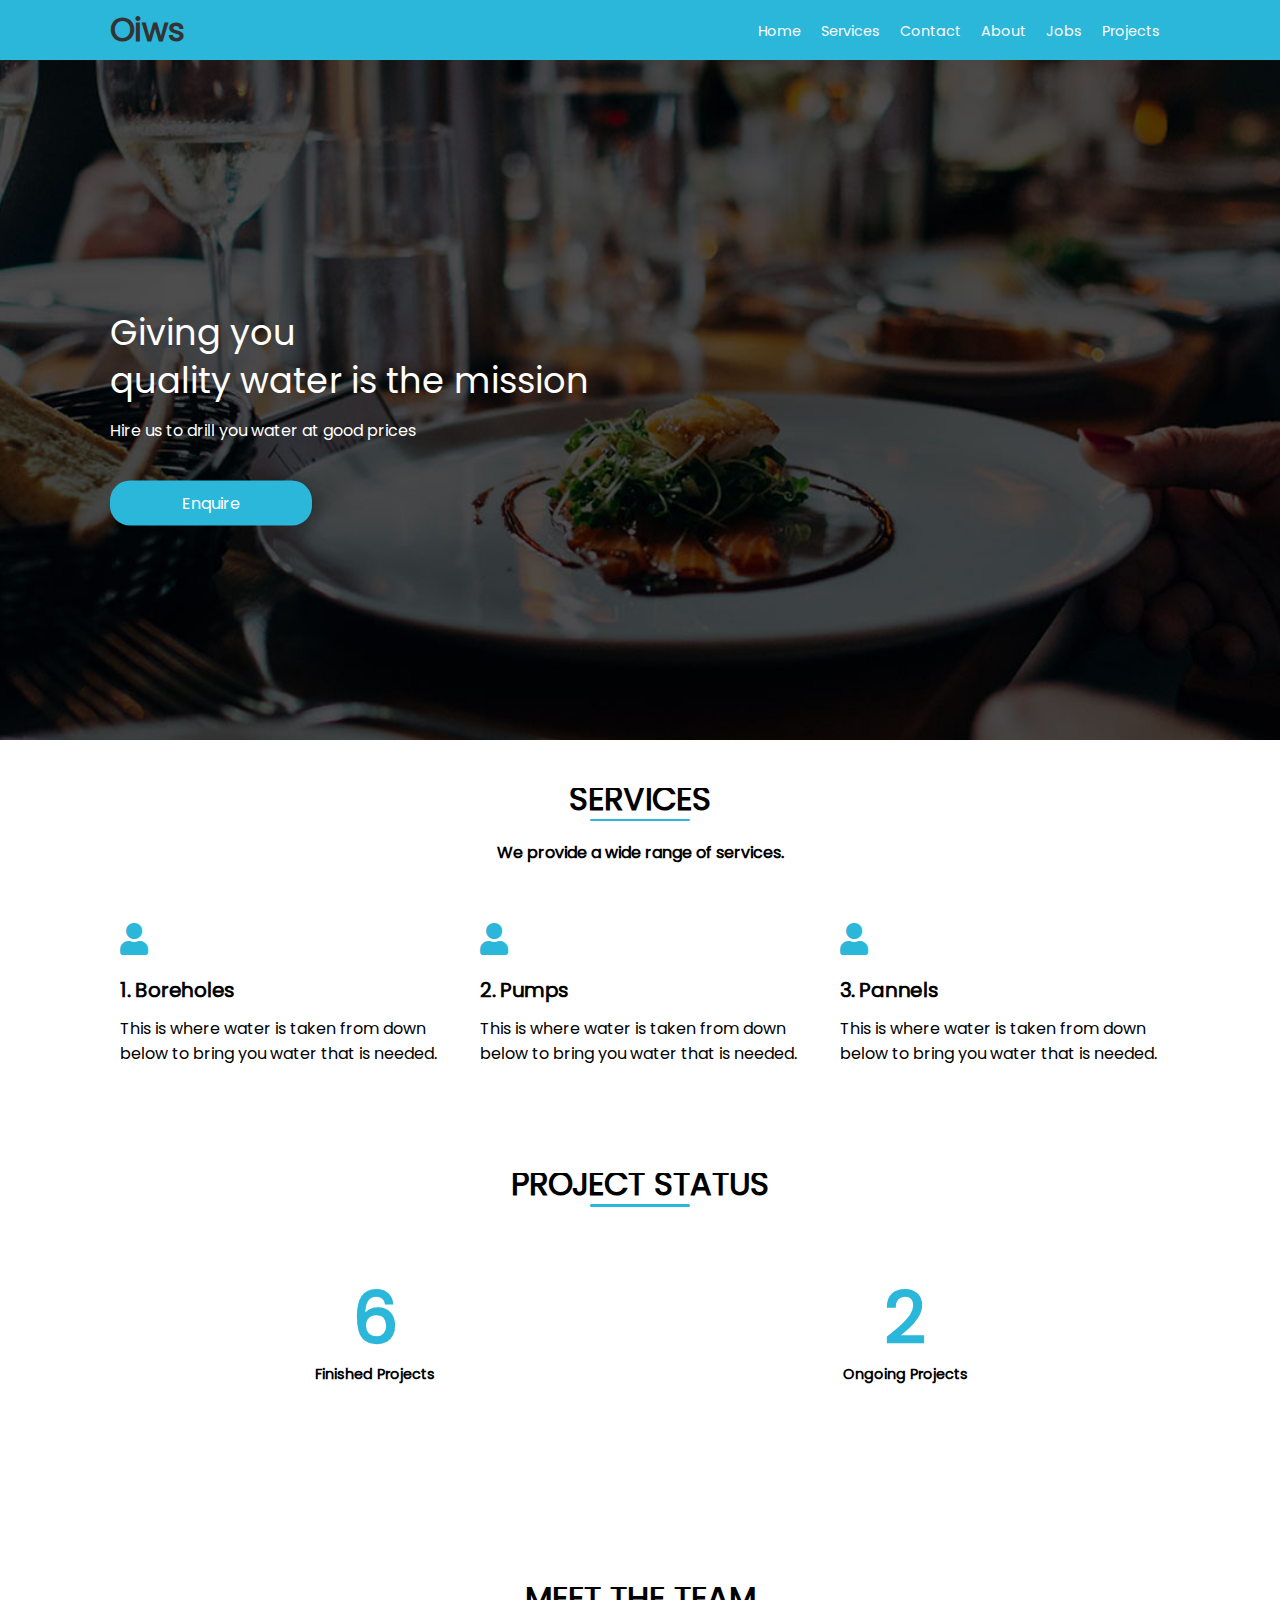
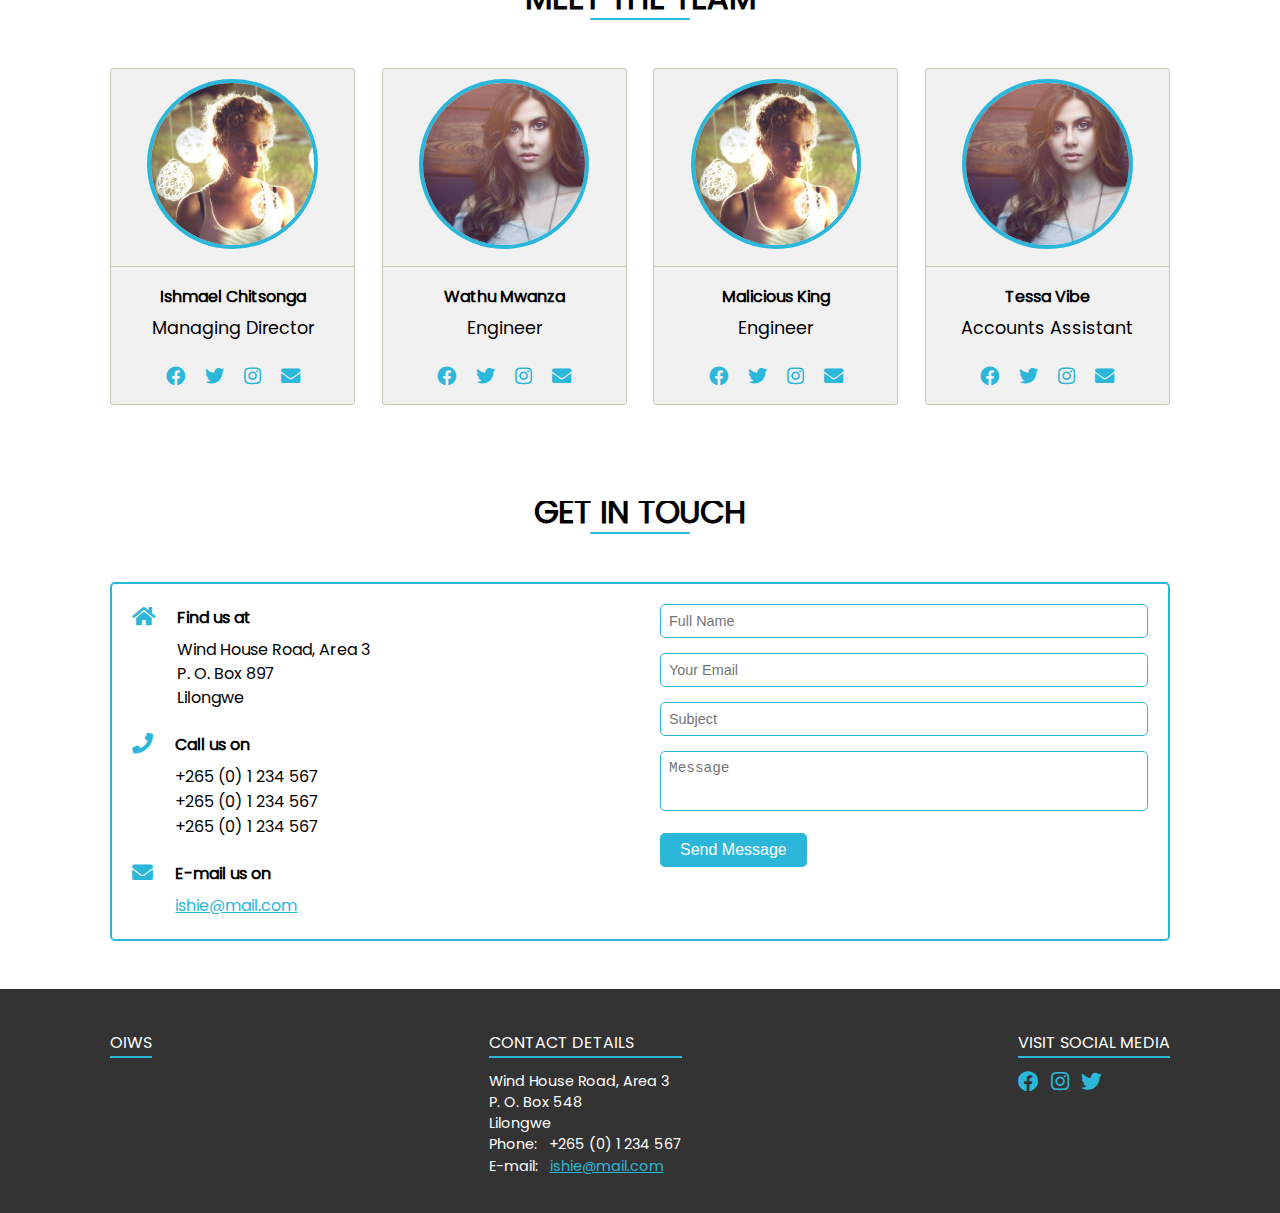
<file: index.html>
<!DOCTYPE html>
<html lang="en">
<head>
    <meta charset="UTF-8">
    <meta http-equiv="X-UA-Compatible" content="IE=edge">
    <meta name="viewport" content="width=device-width, initial-scale=1.0">
    <link rel="stylesheet" href="style.css">
    <link rel="stylesheet" href="utilities.css">
    <link rel="stylesheet" href="./assets/fonts/fontawesome-free-5.13.0-web/fontawesome-free-5.13.0-web/css/all.css">
    <title>Oiws Limited</title>
</head>
<body>

    <header class="header">
        <div class="overlay"></div>
        <div class="container">
            <nav class="top-nav flex">
                <a href="#" class="weblink">Oiws</a>
                <div class="burger-menu">
                    <span></span>
                    <span></span>
                    <span></span>
                </div>
                <div class="top-menu">
                    <ul class="links flex">
                        <li><a href="#">Home</a></li>
                        <li><a href="#">Services</a></li>
                        <li><a href="#">Contact</a></li>
                        <li><a href="./about.html">About</a></li>
                        <li><a href="./jobs.html">Jobs</a></li>
                        <li><a href="./projects.html">Projects</a></li>
                    </ul>
                </div>
            </nav>

            <div class="header-buger-menu">
                <a href="./index.html">Home</a>
                <a href="./index.html">Services</a>
                <a href="./index.html">Contact</a>
                <a href="./about.html">About</a>
                <a href="./jobs.html">Jobs</a>
                <a href="./projects.html">Project</a>
            </div>
        </div>
    </header>

    <section class="banner">
        <img src="./assets/images/banner-bg.jpg" alt="">
        <div class="container">
            <div class="banner-content">
                <h1>Giving you <br> quality water is the mission</h1>
                <p>Hire us to drill you water at good prices</p>
                <a href="#" class="btn">Enquire</a>
            </div>
        </div>
    </section>

    <section class="services-home py-4">
        <div class="container">
            <h1 class="heading-pages">Services</h1>
            <div class="underline"></div>

            <p class="services-words">We provide a wide range of services.</p>

            <div class="all-services-available">
                <div class="service-container">
                    <div class="service service-1">
                        <div class="font-awesome-icon">
                            <i class="fas fa-user"></i>
                        </div>
                        <div class="service-text">
                            <h3>1. Boreholes</h3>
                        </div>
                        <div class="service-information">
                            <p>This is where water is taken from down below to bring you water that is needed.</p>
                        </div>
                    </div>
                    <div class="service service-2">
                        <div class="font-awesome-icon">
                            <i class="fas fa-user"></i>
                        </div>
                        <div class="service-text">
                            <h3>2. Pumps</h3>
                        </div>
                        <div class="service-information">
                            <p>This is where water is taken from down below to bring you water that is needed.</p>
                        </div>
                    </div>
                    <div class="service service-3">
                        <div class="font-awesome-icon">
                            <i class="fas fa-user"></i>
                        </div>
                        <div class="service-text">
                            <h3>3. Pannels</h3>
                        </div>
                        <div class="service-information">
                            <p>This is where water is taken from down below to bring you water that is needed.</p>
                        </div>
                    </div>
                </div>
            </div>
        </div>

    </section>

    <section class="status-for-projects py-4">
        <div class="container">
            <h1 class="heading-pages">Project Status</h1>
            <div class="underline"></div>

            <div class="project-count">
                <div class="finished-projects">
                    <h1 class="number-count">6</h1>
                    <p>Finished Projects</p>
                </div>
                <div class="finished-projects">
                    <h1 class="number-count">2</h1>
                    <p>Ongoing Projects</p>
                </div>
            </div>
        </div>
    </section>

    <section class="meet-team py-4">
        <div class="container">
            <h1 class="heading-pages">meet the team</h1>
            <div class="underline"></div>
            <div class="the-team-container">
                <div class="team-member">
                    <img src="./assets/images/team1.jpg" alt="">
                    <div class="team-member-details">
                        <p class="member-name">Ishmael Chitsonga</p>
                        <p class="member-position">Managing Director</p>
                        <div class="member-social">
                            <a href="#"><i class="fab fa-facebook"></i></a>
                            <a href="#"><i class="fab fa-twitter"></i></a>
                            <a href="#"><i class="fab fa-instagram"></i></a>
                            <a href="#"><i class="fas fa-envelope"></i></a>
                        </div>
                    </div>
                </div>
                <div class="team-member">
                    <img src="./assets/images/team2.jpg" alt="">
                    <div class="team-member-details">
                        <p class="member-name">Wathu Mwanza</p>
                        <p class="member-position">Engineer</p>
                        <div class="member-social">
                            <a href="#"><i class="fab fa-facebook"></i></a>
                            <a href="#"><i class="fab fa-twitter"></i></a>
                            <a href="#"><i class="fab fa-instagram"></i></a>
                            <a href="#"><i class="fas fa-envelope"></i></a>
                        </div>
                    </div>
                </div>
                <div class="team-member">
                    <img src="./assets/images/team1.jpg" alt="">
                    <div class="team-member-details">
                        <p class="member-name">Malicious King</p>
                        <p class="member-position">Engineer</p>
                        <div class="member-social">
                            <a href="#"><i class="fab fa-facebook"></i></a>
                            <a href="#"><i class="fab fa-twitter"></i></a>
                            <a href="#"><i class="fab fa-instagram"></i></a>
                            <a href="#"><i class="fas fa-envelope"></i></a>
                        </div>
                    </div>
                </div>
                <div class="team-member">
                    <img src="./assets/images/team2.jpg" alt="">
                    <div class="team-member-details">
                        <p class="member-name">Tessa Vibe</p>
                        <p class="member-position">Accounts Assistant</p>
                        <div class="member-social">
                            <a href="#"><i class="fab fa-facebook"></i></a>
                            <a href="#"><i class="fab fa-twitter"></i></a>
                            <a href="#"><i class="fab fa-instagram"></i></a>
                            <a href="#"><i class="fas fa-envelope"></i></a>
                        </div>
                    </div>
                </div>
            </div>
        </div>
    </section>

    <section class="get-in-touch py-4">
        <div class="container">
            <h1 class="heading-pages">Get In Touch</h1>
            <div class="underline"></div>

            <div class="the-contact-us">
                <div class="contact-details">
                    <div class="contact-info">
                        <i class="fas fa-home"></i>
                        <div class="details-details">
                            <p class="contact-head">Find us at</p>
                            <p class="minor-contact">Wind House Road, Area 3 <br> P. O. Box 897 <br> Lilongwe</p>
                        </div>
                    </div>
                    <div class="contact-info">
                        <i class="fas fa-phone"></i>
                        <div class="details-details">
                            <p class="contact-head">Call us on</p>
                            <p class="minor-contact">+265 (0) 1 234 567</p>
                            <p class="minor-contact">+265 (0) 1 234 567</p>
                            <p class="minor-contact">+265 (0) 1 234 567</p>
                        </div>
                    </div>
                    <div class="contact-info">
                        <i class="fas fa-envelope"></i>
                        <div class="details-details">
                            <p class="contact-head">E-mail us on</p>
                            <p class="minor-contact mail">ishie@mail.com</p>
                        </div>
                    </div>
                </div>

                <div class="contact-us-form">
                    <form action="#" class="contact-form">
                        <input type="text" class="txt-input" placeholder="Full Name">
                        <input type="text" class="txt-input" placeholder="Your Email">
                        <input type="text" class="txt-input" placeholder="Subject">
                        <textarea name="" id="" placeholder="Message"></textarea>
                        <button type="button" class="send">Send Message</button>
                    </form>
                </div>
            </div>

        </div>
    </section>

    <footer class="bottom-footer">
        <div class="container">
            <div class="company-name">
                <p class="footer-heads">OIWS</p>
                <div class="line-footer"></div>
            </div>
            <div class="contact-details-footer">
                <p class="footer-heads">CONTACT DETAILS</p>
                <div class="line-footer"></div>
                <ul class="footer-text">
                    <li><p>Wind House Road, Area 3<br> P. O. Box 548 <br> Lilongwe</p></li>
                    <li><P>Phone:  <span class="extra">+265 (0) 1 234 567</span></P></li>
                    <li><p>E-mail:  <span class="extra mail">ishie@mail.com</span></p></li>
                </ul>
            </div>
            <div class="footer-social">
                <p class="footer-heads">VISIT SOCIAL MEDIA</p>
                <div class="line-footer"></div>
                <ul class="footer-text socialz">
                    <li><i class="fab fa-facebook"></i></li>
                    <li><i class="fab fa-instagram"></i></li>
                    <li><i class="fab fa-twitter"></i></li>
                </ul>
            </div>
        </div>
    </footer>
    
    <script src="./app.js"></script>
</body>
</html>
</file>
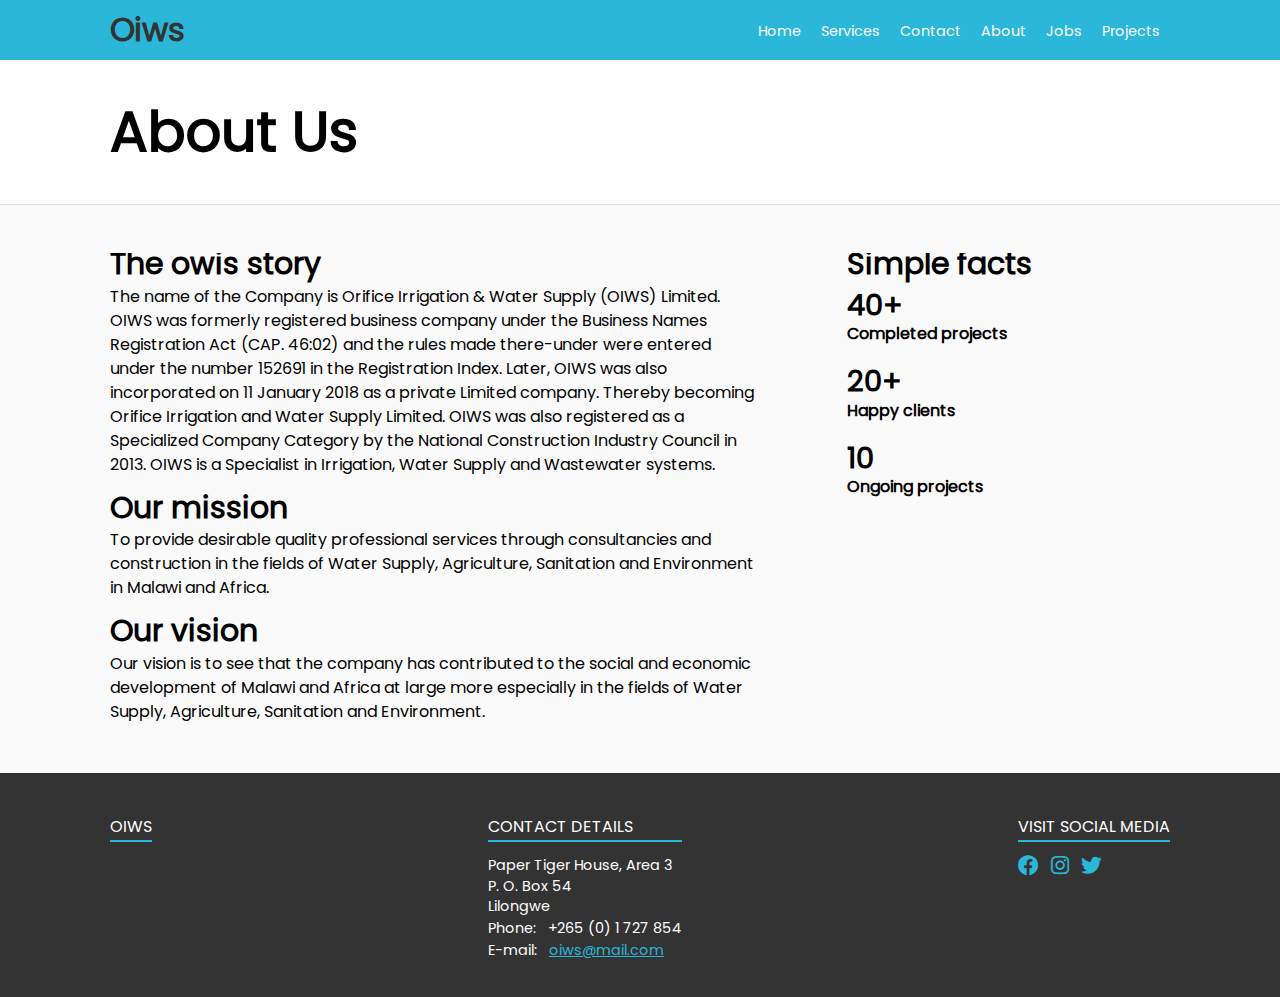
<file: about.html>
<!DOCTYPE html>
<html lang="en">
<head>
    <meta charset="UTF-8">
    <meta http-equiv="X-UA-Compatible" content="IE=edge">
    <meta name="viewport" content="width=device-width, initial-scale=1.0">
    <link rel="stylesheet" href="style.css">
    <link rel="stylesheet" href="utilities.css">
    <link rel="stylesheet" href="./assets/fonts/fontawesome-free-5.13.0-web/fontawesome-free-5.13.0-web/css/all.css">
    <title>Oiws Limited</title>
</head>
<body>

    <header class="header">
        <div class="overlay"></div>
        <div class="container">
            <nav class="top-nav flex">
                <a href="#" class="weblink">Oiws</a>
                <div class="burger-menu">
                    <span></span>
                    <span></span>
                    <span></span>
                </div>
                <div class="top-menu">
                    <ul class="links flex">
                        <li><a href="./index.html">Home</a></li>
                        <li><a href="./index.html">Services</a></li>
                        <li><a href="./index.html">Contact</a></li>
                        <li><a href="./about.html">About</a></li>
                        <li><a href="./jobs.html">Jobs</a></li>
                        <li><a href="./projects.html">Projects</a></li>
                    </ul>
                </div>
            </nav>

            <div class="header-buger-menu">
                <a href="./index.html">Home</a>
                <a href="./index.html">Services</a>
                <a href="./index.html">Contact</a>
                <a href="./about.html">About</a>
                <a href="./jobs.html">Jobs</a>
                <a href="./projects.html">Project</a>
            </div>
        </div>
    </header>

    <div class="about-banner">
        <div class="about-container-text-top">
            <div class="container">
                <h1 class="about-text-heading-top">About Us</h1>
            </div>
        </div>

        <div class="about-color py-4">
            <div class="container">
                <div class="bottom-about-us">
                    <div class="about-company-info">
                        <div class="owis-story">
                            <h1 class="heading-pages abus">The owis story</h1>
                            <p>The name of the Company is Orifice Irrigation & Water Supply (OIWS) Limited. OIWS
                                was formerly registered business company under the Business Names Registration Act 
                                (CAP. 46:02) and the rules made there-under were entered under the number 152691 in 
                                the Registration Index. Later, OIWS was also incorporated on 11 January 2018 as a private 
                                Limited company. Thereby becoming Orifice Irrigation and Water Supply Limited.
                                OIWS was also registered as a Specialized Company Category by the National 
                                Construction Industry Council in 2013. OIWS is a Specialist in Irrigation, Water Supply
                                and Wastewater systems.</p>
                        </div>
    
                        <div class="owis-mission">
                            <h1 class="heading-pages abus">Our mission</h1>
                            <p>To provide desirable quality professional services through consultancies and construction 
                                in the fields of Water Supply, Agriculture, Sanitation and Environment in Malawi and Africa.</p>
                        </div>
    
                        <div class="owis-vision">
                            <h1 class="heading-pages abus">Our vision</h1>
                            <p>Our vision is to see that the company has contributed to the social and economic 
                                development of Malawi and Africa at large more especially in the fields of Water Supply, 
                                Agriculture, Sanitation and Environment.</p>
                        </div>
                    </div>
    
                    <div class="company-facts">
                        <h1 class="heading-pages abus">Simple facts</h1>
                        <div class="fact-container fact1">
                            <h2>40+</h2>
                            <p>Completed projects</p>
                        </div>
    
                        <div class="fact-container fact2">
                            <h2>20+</h2>
                            <p>Happy clients</p>
                        </div>
     
                        <div class="fact-container fact3">
                            <h2>10</h2>
                            <p>Ongoing projects</p>
                        </div>
                    </div>
                </div>
            </div>
        </div>
    </div>

    <footer class="bottom-footer">
        <div class="container">
            <div class="company-name">
                <p class="footer-heads">OIWS</p>
                <div class="line-footer"></div>
            </div>
            <div class="contact-details-footer">
                <p class="footer-heads">CONTACT DETAILS</p>
                <div class="line-footer"></div>
                <ul class="footer-text">
                    <li><p>Paper Tiger House, Area 3 <br> P. O. Box 54 <br> Lilongwe</p></li>
                    <li><P>Phone:  <span class="extra">+265 (0) 1 727 854</span></P></li>
                    <li><p>E-mail:  <span class="extra mail">oiws@mail.com</span></p></li>
                </ul>
            </div>
            <div class="footer-social">
                <p class="footer-heads">VISIT SOCIAL MEDIA</p>
                <div class="line-footer"></div>
                <ul class="footer-text socialz">
                    <li><i class="fab fa-facebook"></i></li>
                    <li><i class="fab fa-instagram"></i></li>
                    <li><i class="fab fa-twitter"></i></li>
                </ul>
            </div>
        </div>
    </footer>
    
    <script src="./app.js"></script>
</body>
</html>
</file>
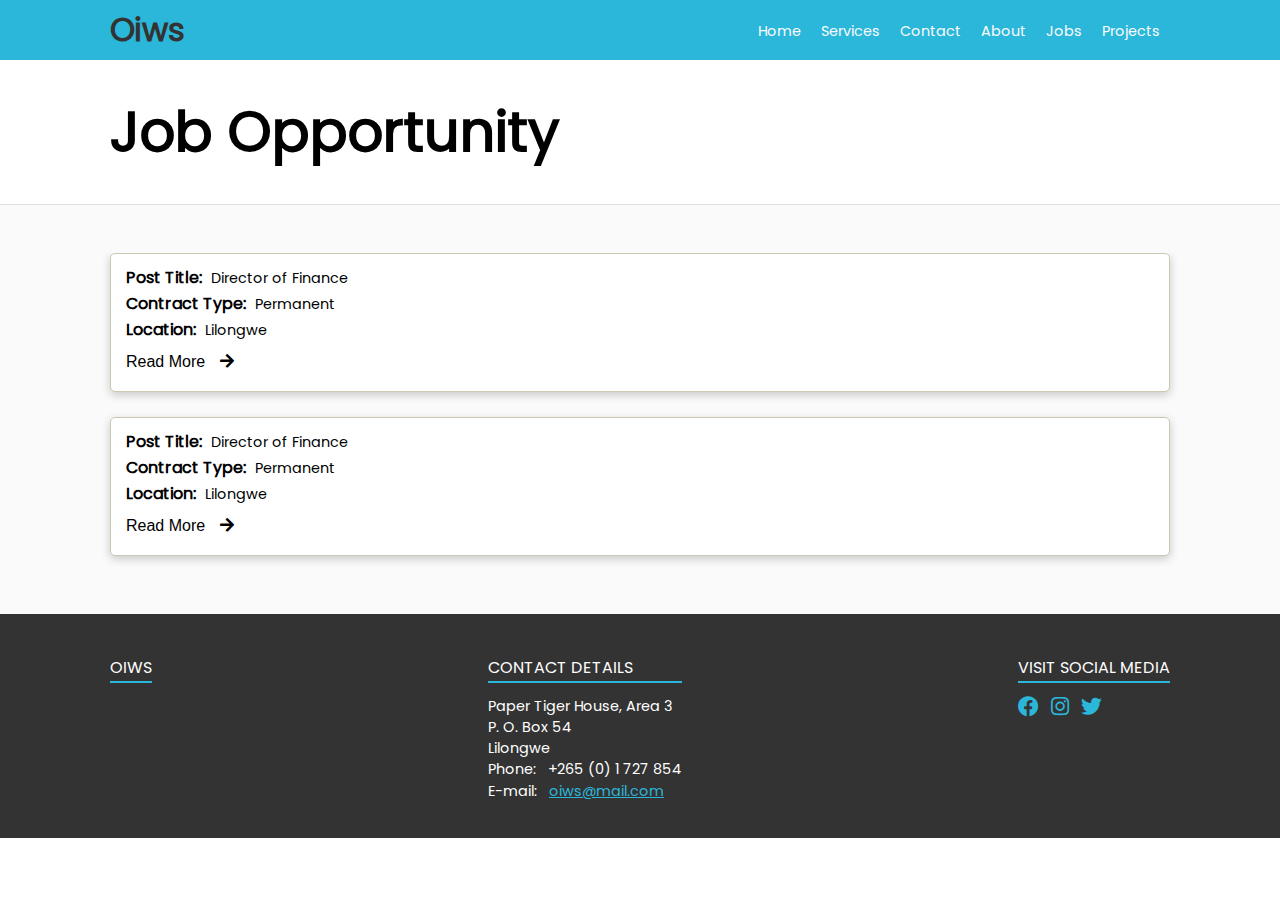
<file: jobs.html>
<!DOCTYPE html>
<html lang="en">
<head>
    <meta charset="UTF-8">
    <meta http-equiv="X-UA-Compatible" content="IE=edge">
    <meta name="viewport" content="width=device-width, initial-scale=1.0">
    <link rel="stylesheet" href="style.css">
    <link rel="stylesheet" href="utilities.css">
    <link rel="stylesheet" href="./assets/fonts/fontawesome-free-5.13.0-web/fontawesome-free-5.13.0-web/css/all.css">
    <title>Oiws Limited</title>
</head>
<body>

    <header class="header">
        <div class="overlay"></div>
        <div class="container">
            <nav class="top-nav flex">
                <a href="#" class="weblink">Oiws</a>
                <div class="burger-menu">
                    <span></span>
                    <span></span>
                    <span></span>
                </div>
                <div class="top-menu">
                    <ul class="links flex">
                        <li><a href="./index.html">Home</a></li>
                        <li><a href="./index.html">Services</a></li>
                        <li><a href="./index.html">Contact</a></li>
                        <li><a href="./about.html">About</a></li>
                        <li><a href="./jobs.html">Jobs</a></li>
                        <li><a href="./projects.html">Projects</a></li>
                    </ul>
                </div>
            </nav>

            <div class="header-buger-menu">
                <a href="./index.html">Home</a>
                <a href="./index.html">Services</a>
                <a href="./index.html">Contact</a>
                <a href="./about.html">About</a>
                <a href="./jobs.html">Jobs</a>
                <a href="./projects.html">Project</a>
            </div>
        </div>
    </header>

    <div class="about-banner">
        <div class="about-container-text-top">
            <div class="container">
                <h1 class="about-text-heading-top">Job Opportunity</h1>
            </div>
        </div>

        <div class="jobs-color py-4">
            <div class="container">
                <div class="job-pressented-user">
                    <div class="job-title">
                        <p><span class="highlight">Post Title: </span> Director of Finance</p>
                        <p><span class="highlight">Contract Type: </span> Permanent</p>
                        <p><span class="highlight">Location: </span> Lilongwe</p>

                        <div class="btn-read-more">
                            <button class="open-jobs">Read More <i class="fas fa-arrow-right more-about-job"></i></button>
                        </div>
                    </div>

                    <div class="qualification-bottom">
                        <div class="description">
                            <p><span class="highlight">Description:</span></p>
                            <p>Lorem ipsum, dolor sit amet consectetur adipisicing elit. Architecto aut, dicta, quae harum eos doloribus facere accusantium illum similique, nihil beatae quidem suscipit. Cupiditate ipsa hic fugit nihil reiciendis architecto error id? Ad molestias ab quaerat impedit, laboriosam harum facere.</p>
                        </div>
                        
                        <div class="job-responsibilities">
                            <p><span class="highlight">Main Areas of Responsibility:</span></p>
                            <ul>
                                <li>Lorem ipsum dolor sit amet consectetur adipisicing elit. Cumque, minima.</li>
                                <li>Lorem ipsum dolor sit amet consectetur adipisicing elit. Cumque, minima.</li>
                                <li>Lorem ipsum dolor sit amet consectetur adipisicing elit. Cumque, minima.</li>
                                <li>Lorem ipsum dolor sit amet consectetur adipisicing elit. Cumque, minima.</li>
                                <li>Lorem ipsum dolor sit amet consectetur adipisicing elit. Cumque, minima.</li>
                                <li>Lorem ipsum dolor sit amet consectetur adipisicing elit. Cumque, minima.</li>
                                <li>Lorem ipsum dolor sit amet consectetur adipisicing elit. Cumque, minima.</li>
                                <li>Lorem ipsum dolor sit amet consectetur adipisicing elit. Cumque, minima.</li>
                            </ul>
                        </div>
    
                        <div class="qualifications">
                            <p><span class="highlight">Qualifications:</span></p>
    
                            <ul>
                                <li>Lorem ipsum dolor sit amet.</li>
                                <li>Lorem ipsum dolor sit amet.</li>
                                <li>Lorem ipsum dolor sit amet.</li>
                                <li>Lorem ipsum dolor sit amet.</li>
                                <li>Lorem ipsum dolor sit amet.</li>
                            </ul>
                        </div>
                    </div>

                    
                </div>

                <div class="job-pressented-user">
                    <div class="job-title">
                        <p><span class="highlight">Post Title: </span> Director of Finance</p>
                        <p><span class="highlight">Contract Type: </span> Permanent</p>
                        <p><span class="highlight">Location: </span> Lilongwe</p>

                        <div class="btn-read-more">
                            <button class="open-jobs">Read More <i class="fas fa-arrow-right more-about-job"></i></button>
                        </div>
                    </div>

                    <div class="qualification-bottom">
                        <div class="description">
                            <p><span class="highlight">Description:</span></p>
                            <p>Lorem ipsum, dolor sit amet consectetur adipisicing elit. Architecto aut, dicta, quae harum eos doloribus facere accusantium illum similique, nihil beatae quidem suscipit. Cupiditate ipsa hic fugit nihil reiciendis architecto error id? Ad molestias ab quaerat impedit, laboriosam harum facere.</p>
                        </div>
                        
                        <div class="job-responsibilities">
                            <p><span class="highlight">Main Areas of Responsibility:</span></p>
                            <ul>
                                <li>Lorem ipsum dolor sit amet consectetur adipisicing elit. Cumque, minima.</li>
                                <li>Lorem ipsum dolor sit amet consectetur adipisicing elit. Cumque, minima.</li>
                                <li>Lorem ipsum dolor sit amet consectetur adipisicing elit. Cumque, minima.</li>
                                <li>Lorem ipsum dolor sit amet consectetur adipisicing elit. Cumque, minima.</li>
                                <li>Lorem ipsum dolor sit amet consectetur adipisicing elit. Cumque, minima.</li>
                                <li>Lorem ipsum dolor sit amet consectetur adipisicing elit. Cumque, minima.</li>
                                <li>Lorem ipsum dolor sit amet consectetur adipisicing elit. Cumque, minima.</li>
                                <li>Lorem ipsum dolor sit amet consectetur adipisicing elit. Cumque, minima.</li>
                            </ul>
                        </div>
    
                        <div class="qualifications">
                            <p><span class="highlight">Qualifications:</span></p>
    
                            <ul>
                                <li>Lorem ipsum dolor sit amet.</li>
                                <li>Lorem ipsum dolor sit amet.</li>
                                <li>Lorem ipsum dolor sit amet.</li>
                                <li>Lorem ipsum dolor sit amet.</li>
                                <li>Lorem ipsum dolor sit amet.</li>
                            </ul>
                        </div>
                    </div>
                </div>
            </div>
        </div>
    </div>

    <footer class="bottom-footer">
        <div class="container">
            <div class="company-name">
                <p class="footer-heads">OIWS</p>
                <div class="line-footer"></div>
            </div>
            <div class="contact-details-footer">
                <p class="footer-heads">CONTACT DETAILS</p>
                <div class="line-footer"></div>
                <ul class="footer-text">
                    <li><p>Paper Tiger House, Area 3 <br> P. O. Box 54 <br> Lilongwe</p></li>
                    <li><P>Phone:  <span class="extra">+265 (0) 1 727 854</span></P></li>
                    <li><p>E-mail:  <span class="extra mail">oiws@mail.com</span></p></li>
                </ul>
            </div>
            <div class="footer-social">
                <p class="footer-heads">VISIT SOCIAL MEDIA</p>
                <div class="line-footer"></div>
                <ul class="footer-text socialz">
                    <li><i class="fab fa-facebook"></i></li>
                    <li><i class="fab fa-instagram"></i></li>
                    <li><i class="fab fa-twitter"></i></li>
                </ul>
            </div>
        </div>
    </footer>
    
    <script src="./app.js"></script>
</body>
</html>
</file>
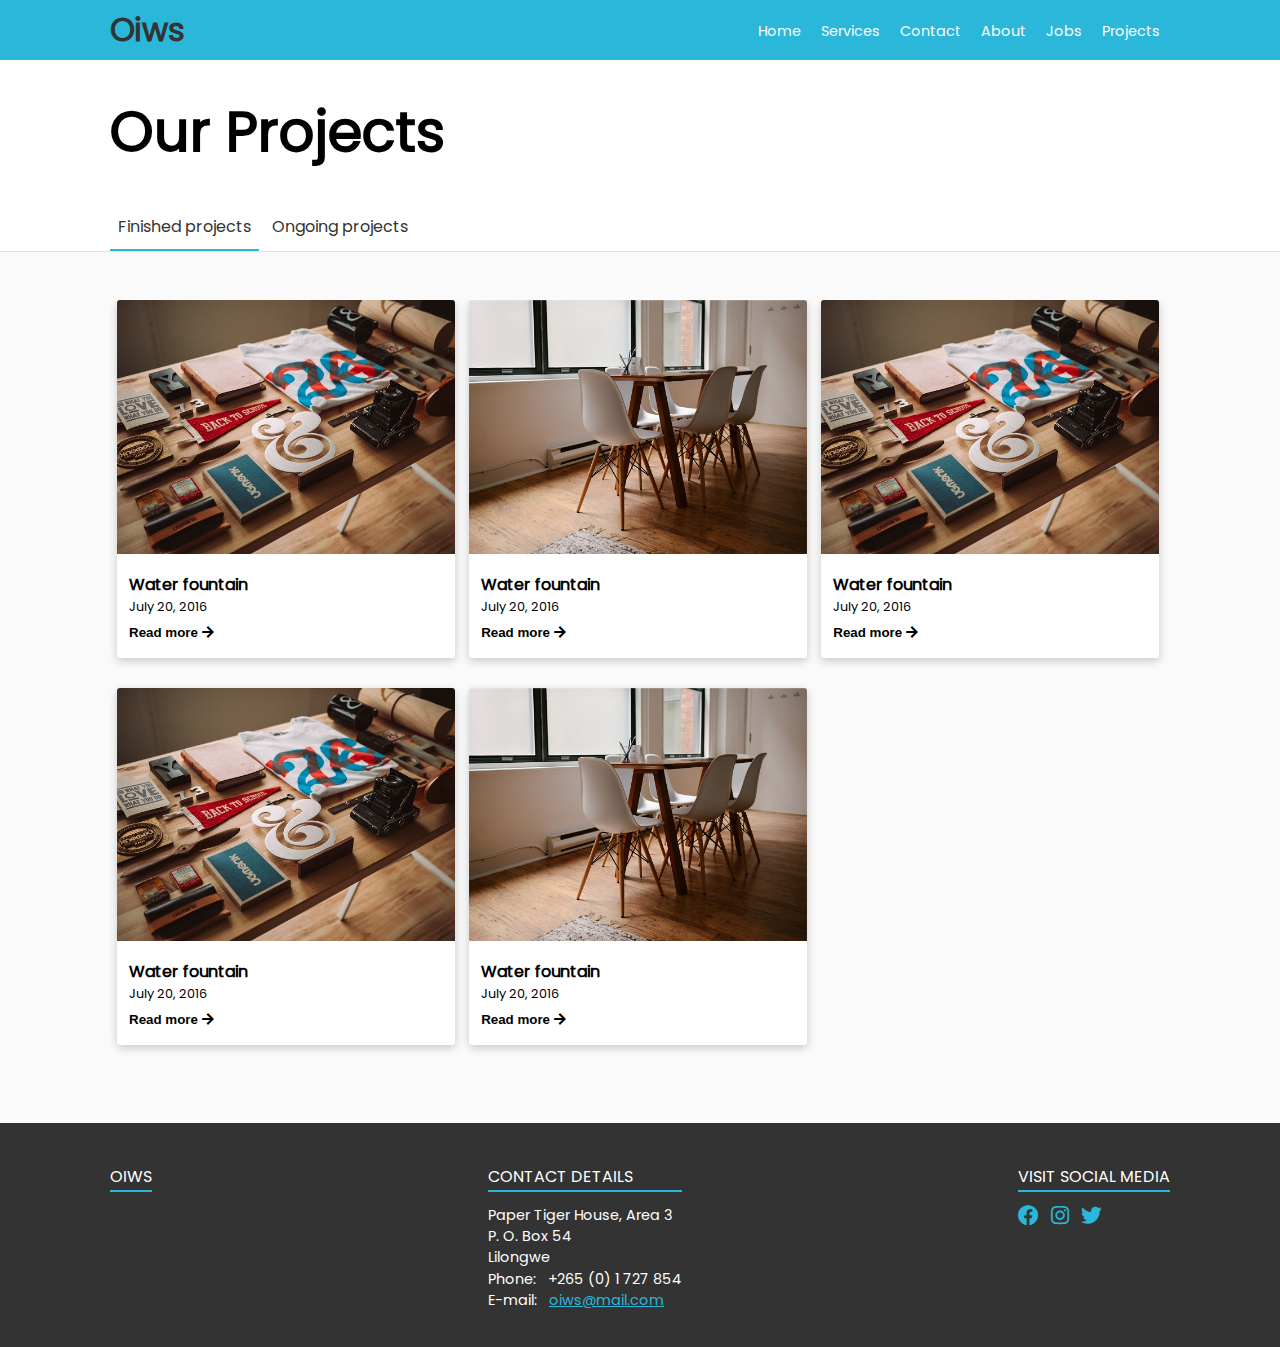
<file: projects.html>
<!DOCTYPE html>
<html lang="en">
<head>
    <meta charset="UTF-8">
    <meta http-equiv="X-UA-Compatible" content="IE=edge">
    <meta name="viewport" content="width=device-width, initial-scale=1.0">
    <link rel="stylesheet" href="style.css">
    <link rel="stylesheet" href="utilities.css">
    <link rel="stylesheet" href="./assets/fonts/fontawesome-free-5.13.0-web/fontawesome-free-5.13.0-web/css/all.css">
    <title>Oiws Limited</title>
</head>
<body>

    <header class="header">
        <div class="overlay"></div>
        <div class="container">
            <nav class="top-nav flex">
                <a href="#" class="weblink">Oiws</a>
                <div class="burger-menu">
                    <span></span>
                    <span></span>
                    <span></span>
                </div>
                <div class="top-menu">
                    <ul class="links flex">
                        <li><a href="./index.html">Home</a></li>
                        <li><a href="./index.html">Services</a></li>
                        <li><a href="./index.html">Contact</a></li>
                        <li><a href="./about.html">About</a></li>
                        <li><a href="./jobs.html">Jobs</a></li>
                        <li><a href="./projects.html">Projects</a></li>
                    </ul>
                </div>
            </nav>

            <div class="header-buger-menu">
                <a href="./index.html">Home</a>
                <a href="./index.html">Services</a>
                <a href="./index.html">Contact</a>
                <a href="./about.html">About</a>
                <a href="./jobs.html">Jobs</a>
                <a href="./projects.html">Project</a>
            </div>
        </div>
    </header>

    <div class="about-banner">
        <div class="about-container-text-top">
            <div class="container">
                <h1 class="about-text-heading-top">Our Projects</h1>
            </div>
            <div class="projects-navigation">
                <div class="container">
                    <ul class="proj-nav">
                        <li class="proj-nav-f active"><a href="#" class="finished-link">Finished projects</a></li>
                        <li class="proj-nav-u"><a href="#" class="unfinished-link">Ongoing projects</a></li>
                    </ul>
                </div>
            </div>
        </div>

        <div class="about-color py-4">
            <div class="container">
                <div class="finished-projects-done-user finished">
                    <div class="project-listed">
                        <img src="./assets/images/portfolio-img6.jpg" alt="" class="project-image">
                        <div class="top-deatails-project">
                            <p class="project-title">Water fountain</p>
                            <p class="project-year">July 20, 2016</p>
                            <button class="read-more">Read more <i class="fas fa-arrow-right"></i></button>
                        </div>
                        <div class="bottom-extra-project-details">
                            <div class="read-more-container">
                                <button type="button" class="project-closing">
                                    <i class="fas fa-times"></i>
                                </button>
                                
                                <div class="images-sliding">
                                    <div class="slides-contaier">
                                        <div class="slide-slide">
                                            <img src="./assets/images/portfolio-img6.jpg" alt="">
                                        </div>
                                        <div class="slide-slide">
                                            <img src="./assets/images/portfolio-img6.jpg" alt="">
                                        </div>
                                        <div class="slide-slide">
                                            <img src="./assets/images/portfolio-img6.jpg" alt="">
                                        </div>
                                        <div class="slide-slide">
                                            <img src="./assets/images/portfolio-img5.jpg" alt="">
                                        </div>
                                    </div>

                                    <button class="previous-project next-prev">
                                        <i class="fas fa-chevron-left"></i>
                                    </button>
                                    <button class="next-project next-prev">
                                        <i class="fas fa-chevron-right"></i>
                                    </button>
                                </div>
                                <p class="extra-proj-details">Lorem ipsum, dolor sit amet consectetur adipisicing elit. Accusantium neque iure quam necessitatibus tenetur assumenda debitis maxime, blanditiis corrupti quia.</p>
                            </div>
                        </div>
                    </div>
                    <div class="project-listed">
                        <img src="./assets/images/portfolio-img5.jpg" alt="" class="project-image">
                        <div class="top-deatails-project">
                            <p class="project-title">Water fountain</p>
                            <p class="project-year">July 20, 2016</p>
                            <button class="read-more">Read more <i class="fas fa-arrow-right"></i></button>
                        </div>
                        <div class="bottom-extra-project-details">
                            <div class="read-more-container">
                                <button type="button" class="project-closing">
                                    <i class="fas fa-times"></i>
                                </button>
                                
                                <div class="images-sliding">
                                    <div class="slides-contaier">
                                        <div class="slide-slide">
                                            <img src="./assets/images/portfolio-img6.jpg" alt="">
                                        </div>
                                        <div class="slide-slide">
                                            <img src="./assets/images/portfolio-img6.jpg" alt="">
                                        </div>
                                        <div class="slide-slide">
                                            <img src="./assets/images/portfolio-img6.jpg" alt="">
                                        </div>
                                        <div class="slide-slide">
                                            <img src="./assets/images/portfolio-img5.jpg" alt="">
                                        </div>
                                    </div>

                                    <button class="previous-project next-prev">
                                        <i class="fas fa-chevron-left"></i>
                                    </button>
                                    <button class="next-project next-prev">
                                        <i class="fas fa-chevron-right"></i>
                                    </button>
                                </div>
                                <p class="extra-proj-details">Lorem ipsum, dolor sit amet consectetur adipisicing elit. Accusantium neque iure quam necessitatibus tenetur assumenda debitis maxime, blanditiis corrupti quia.</p>
                            </div>
                        </div>
                    </div>
                    <div class="project-listed">
                        <img src="./assets/images/portfolio-img6.jpg" alt="" class="project-image">
                        <div class="top-deatails-project">
                            <p class="project-title">Water fountain</p>
                            <p class="project-year">July 20, 2016</p>
                            <button class="read-more">Read more <i class="fas fa-arrow-right"></i></button>
                        </div>
                        <div class="bottom-extra-project-details">
                            <div class="read-more-container">
                                <button type="button" class="project-closing">
                                    <i class="fas fa-times"></i>
                                </button>
                                
                                <div class="images-sliding">
                                    <div class="slides-contaier">
                                        <div class="slide-slide">
                                            <img src="./assets/images/portfolio-img6.jpg" alt="">
                                        </div>
                                        <div class="slide-slide">
                                            <img src="./assets/images/portfolio-img6.jpg" alt="">
                                        </div>
                                        <div class="slide-slide">
                                            <img src="./assets/images/portfolio-img6.jpg" alt="">
                                        </div>
                                        <div class="slide-slide">
                                            <img src="./assets/images/portfolio-img5.jpg" alt="">
                                        </div>
                                    </div>

                                    <button class="previous-project next-prev">
                                        <i class="fas fa-chevron-left"></i>
                                    </button>
                                    <button class="next-project next-prev">
                                        <i class="fas fa-chevron-right"></i>
                                    </button>
                                </div>
                                <p class="extra-proj-details">Lorem ipsum, dolor sit amet consectetur adipisicing elit. Accusantium neque iure quam necessitatibus tenetur assumenda debitis maxime, blanditiis corrupti quia.</p>
                            </div>
                        </div>
                    </div>
                    <div class="project-listed">
                        <img src="./assets/images/portfolio-img6.jpg" alt="" class="project-image">
                        <div class="top-deatails-project">
                            <p class="project-title">Water fountain</p>
                            <p class="project-year">July 20, 2016</p>
                            <button class="read-more">Read more <i class="fas fa-arrow-right"></i></button>
                        </div>
                        <div class="bottom-extra-project-details">
                            <div class="read-more-container">
                                <button type="button" class="project-closing">
                                    <i class="fas fa-times"></i>
                                </button>
                                
                                <div class="images-sliding">
                                    <div class="slides-contaier">
                                        <div class="slide-slide">
                                            <img src="./assets/images/portfolio-img6.jpg" alt="">
                                        </div>
                                        <div class="slide-slide">
                                            <img src="./assets/images/portfolio-img6.jpg" alt="">
                                        </div>
                                        <div class="slide-slide">
                                            <img src="./assets/images/portfolio-img6.jpg" alt="">
                                        </div>
                                        <div class="slide-slide">
                                            <img src="./assets/images/portfolio-img5.jpg" alt="">
                                        </div>
                                    </div>

                                    <button class="previous-project next-prev">
                                        <i class="fas fa-chevron-left"></i>
                                    </button>
                                    <button class="next-project next-prev">
                                        <i class="fas fa-chevron-right"></i>
                                    </button>
                                </div>
                                <p class="extra-proj-details">Lorem ipsum, dolor sit amet consectetur adipisicing elit. Accusantium neque iure quam necessitatibus tenetur assumenda debitis maxime, blanditiis corrupti quia.</p>
                            </div>
                        </div>
                    </div>
                    <div class="project-listed">
                        <img src="./assets/images/portfolio-img5.jpg" alt="" class="project-image">
                        <div class="top-deatails-project">
                            <p class="project-title">Water fountain</p>
                            <p class="project-year">July 20, 2016</p>
                            <button class="read-more">Read more <i class="fas fa-arrow-right"></i></button>
                        </div>
                        <div class="bottom-extra-project-details">
                            <div class="read-more-container">
                                <button type="button" class="project-closing">
                                    <i class="fas fa-times"></i>
                                </button>
                                
                                <div class="images-sliding">
                                    <div class="slides-contaier">
                                        <div class="slide-slide">
                                            <img src="./assets/images/portfolio-img6.jpg" alt="">
                                        </div>
                                        <div class="slide-slide">
                                            <img src="./assets/images/portfolio-img6.jpg" alt="">
                                        </div>
                                        <div class="slide-slide">
                                            <img src="./assets/images/portfolio-img6.jpg" alt="">
                                        </div>
                                        <div class="slide-slide">
                                            <img src="./assets/images/portfolio-img5.jpg" alt="">
                                        </div>
                                    </div>

                                    <button class="previous-project next-prev">
                                        <i class="fas fa-chevron-left"></i>
                                    </button>
                                    <button class="next-project next-prev">
                                        <i class="fas fa-chevron-right"></i>
                                    </button>
                                </div>
                                <p class="extra-proj-details">Lorem ipsum, dolor sit amet consectetur adipisicing elit. Accusantium neque iure quam necessitatibus tenetur assumenda debitis maxime, blanditiis corrupti quia.</p>
                            </div>
                        </div>
                    </div>
                </div>

                <div class="finished-projects-done-user unfinished">
                    <div class="project-listed">
                        <img src="./assets/images/portfolio-img6.jpg" alt="" class="project-image">
                        <div class="top-deatails-project">
                            <p class="project-title">Water fountain ishie</p>
                            <p class="project-year">July 20, 2016</p>
                            <button class="read-more">Read more <i class="fas fa-arrow-right"></i></button>
                        </div>
                        <div class="bottom-extra-project-details">
                            <div class="read-more-container">
                                <button type="button" class="project-closing">
                                    <i class="fas fa-times"></i>
                                </button>
                                
                                <div class="images-sliding">
                                    <div class="slides-contaier">
                                        <div class="slide-slide">
                                            <img src="./assets/images/portfolio-img6.jpg" alt="">
                                        </div>
                                        <div class="slide-slide">
                                            <img src="./assets/images/portfolio-img6.jpg" alt="">
                                        </div>
                                        <div class="slide-slide">
                                            <img src="./assets/images/portfolio-img6.jpg" alt="">
                                        </div>
                                        <div class="slide-slide">
                                            <img src="./assets/images/portfolio-img5.jpg" alt="">
                                        </div>
                                    </div>

                                    <button class="previous-project next-prev">
                                        <i class="fas fa-chevron-left"></i>
                                    </button>
                                    <button class="next-project next-prev">
                                        <i class="fas fa-chevron-right"></i>
                                    </button>
                                </div>
                                <p class="extra-proj-details">Lorem ipsum, dolor sit amet consectetur adipisicing elit. Accusantium neque iure quam necessitatibus tenetur assumenda debitis maxime, blanditiis corrupti quia.</p>
                            </div>
                        </div>
                    </div>
                    <div class="project-listed">
                        <img src="./assets/images/portfolio-img5.jpg" alt="" class="project-image">
                        <div class="top-deatails-project">
                            <p class="project-title">Water fountain</p>
                            <p class="project-year">July 20, 2016</p>
                            <button class="read-more">Read more <i class="fas fa-arrow-right"></i></button>
                        </div>
                        <div class="bottom-extra-project-details">
                            <div class="read-more-container">
                                <button type="button" class="project-closing">
                                    <i class="fas fa-times"></i>
                                </button>
                                
                                <div class="images-sliding">
                                    <img src="./assets/images/portfolio-img5.jpg" alt="">

                                    <button class="previous-project next-prev">
                                        <i class="fas fa-chevron-left"></i>
                                    </button>
                                    <button class="next-project next-prev">
                                        <i class="fas fa-chevron-right"></i>
                                    </button>
                                </div>
                                <p class="extra-proj-details">Lorem ipsum, dolor sit amet consectetur adipisicing elit. Accusantium neque iure quam necessitatibus tenetur assumenda debitis maxime, blanditiis corrupti quia.</p>
                            </div>
                        </div>
                    </div>
                    <div class="project-listed">
                        <img src="./assets/images/portfolio-img6.jpg" alt="" class="project-image">
                        <div class="top-deatails-project">
                            <p class="project-title">Water fountain</p>
                            <p class="project-year">July 20, 2016</p>
                            <button class="read-more">Read more <i class="fas fa-arrow-right"></i></button>
                        </div>
                        <div class="bottom-extra-project-details">
                            <div class="read-more-container">
                                <button type="button" class="project-closing">
                                    <i class="fas fa-times"></i>
                                </button>
                                
                                <div class="images-sliding">
                                    <div class="slides-contaier">
                                        <div class="slide-slide">
                                            <img src="./assets/images/portfolio-img6.jpg" alt="">
                                        </div>
                                        <div class="slide-slide">
                                            <img src="./assets/images/portfolio-img6.jpg" alt="">
                                        </div>
                                        <div class="slide-slide">
                                            <img src="./assets/images/portfolio-img6.jpg" alt="">
                                        </div>
                                        <div class="slide-slide">
                                            <img src="./assets/images/portfolio-img5.jpg" alt="">
                                        </div>
                                    </div>

                                    <button class="previous-project next-prev">
                                        <i class="fas fa-chevron-left"></i>
                                    </button>
                                    <button class="next-project next-prev">
                                        <i class="fas fa-chevron-right"></i>
                                    </button>
                                </div>
                                <p class="extra-proj-details">Lorem ipsum, dolor sit amet consectetur adipisicing elit. Accusantium neque iure quam necessitatibus tenetur assumenda debitis maxime, blanditiis corrupti quia.</p>
                            </div>
                        </div>
                    </div>
                    <div class="project-listed">
                        <img src="./assets/images/portfolio-img6.jpg" alt="" class="project-image">
                        <div class="top-deatails-project">
                            <p class="project-title">Water fountain</p>
                            <p class="project-year">July 20, 2016</p>
                            <button class="read-more">Read more <i class="fas fa-arrow-right"></i></button>
                        </div>
                        <div class="bottom-extra-project-details">
                            <div class="read-more-container">
                                <button type="button" class="project-closing">
                                    <i class="fas fa-times"></i>
                                </button>
                                
                                <div class="images-sliding">
                                    <div class="slides-contaier">
                                        <div class="slide-slide">
                                            <img src="./assets/images/portfolio-img6.jpg" alt="">
                                        </div>
                                        <div class="slide-slide">
                                            <img src="./assets/images/portfolio-img6.jpg" alt="">
                                        </div>
                                        <div class="slide-slide">
                                            <img src="./assets/images/portfolio-img6.jpg" alt="">
                                        </div>
                                        <div class="slide-slide">
                                            <img src="./assets/images/portfolio-img5.jpg" alt="">
                                        </div>
                                    </div>

                                    <button class="previous-project next-prev">
                                        <i class="fas fa-chevron-left"></i>
                                    </button>
                                    <button class="next-project next-prev">
                                        <i class="fas fa-chevron-right"></i>
                                    </button>
                                </div>
                                <p class="extra-proj-details">Lorem ipsum, dolor sit amet consectetur adipisicing elit. Accusantium neque iure quam necessitatibus tenetur assumenda debitis maxime, blanditiis corrupti quia.</p>
                            </div>
                        </div>
                    </div>
                    <div class="project-listed">
                        <img src="./assets/images/portfolio-img5.jpg" alt="" class="project-image">
                        <div class="top-deatails-project">
                            <p class="project-title">Water fountain</p>
                            <p class="project-year">July 20, 2016</p>
                            <button class="read-more">Read more <i class="fas fa-arrow-right"></i></button>
                        </div>
                        <div class="bottom-extra-project-details">
                            <div class="read-more-container">
                                <button type="button" class="project-closing">
                                    <i class="fas fa-times"></i>
                                </button>
                                
                                <div class="images-sliding">
                                    <div class="slides-contaier">
                                        <div class="slide-slide">
                                            <img src="./assets/images/portfolio-img6.jpg" alt="">
                                        </div>
                                        <div class="slide-slide">
                                            <img src="./assets/images/portfolio-img6.jpg" alt="">
                                        </div>
                                        <div class="slide-slide">
                                            <img src="./assets/images/portfolio-img6.jpg" alt="">
                                        </div>
                                        <div class="slide-slide">
                                            <img src="./assets/images/portfolio-img5.jpg" alt="">
                                        </div>
                                    </div>

                                    <button class="previous-project next-prev">
                                        <i class="fas fa-chevron-left"></i>
                                    </button>
                                    <button class="next-project next-prev">
                                        <i class="fas fa-chevron-right"></i>
                                    </button>
                                </div>
                                <p class="extra-proj-details">Lorem ipsum, dolor sit amet consectetur adipisicing elit. Accusantium neque iure quam necessitatibus tenetur assumenda debitis maxime, blanditiis corrupti quia.</p>
                            </div>
                        </div>
                    </div>
                </div>

            </div>
        </div>
    </div>

    <footer class="bottom-footer">
        <div class="container">
            <div class="company-name">
                <p class="footer-heads">OIWS</p>
                <div class="line-footer"></div>
            </div>
            <div class="contact-details-footer">
                <p class="footer-heads">CONTACT DETAILS</p>
                <div class="line-footer"></div>
                <ul class="footer-text">
                    <li><p>Paper Tiger House, Area 3 <br> P. O. Box 54 <br> Lilongwe</p></li>
                    <li><P>Phone:  <span class="extra">+265 (0) 1 727 854</span></P></li>
                    <li><p>E-mail:  <span class="extra mail">oiws@mail.com</span></p></li>
                </ul>
            </div>
            <div class="footer-social">
                <p class="footer-heads">VISIT SOCIAL MEDIA</p>
                <div class="line-footer"></div>
                <ul class="footer-text socialz">
                    <li><i class="fab fa-facebook"></i></li>
                    <li><i class="fab fa-instagram"></i></li>
                    <li><i class="fab fa-twitter"></i></li>
                </ul>
            </div>
        </div>
    </footer>
    
    <script src="./app.js"></script>
    <script src="./projects.js"></script>
</body>
</html>
</file>
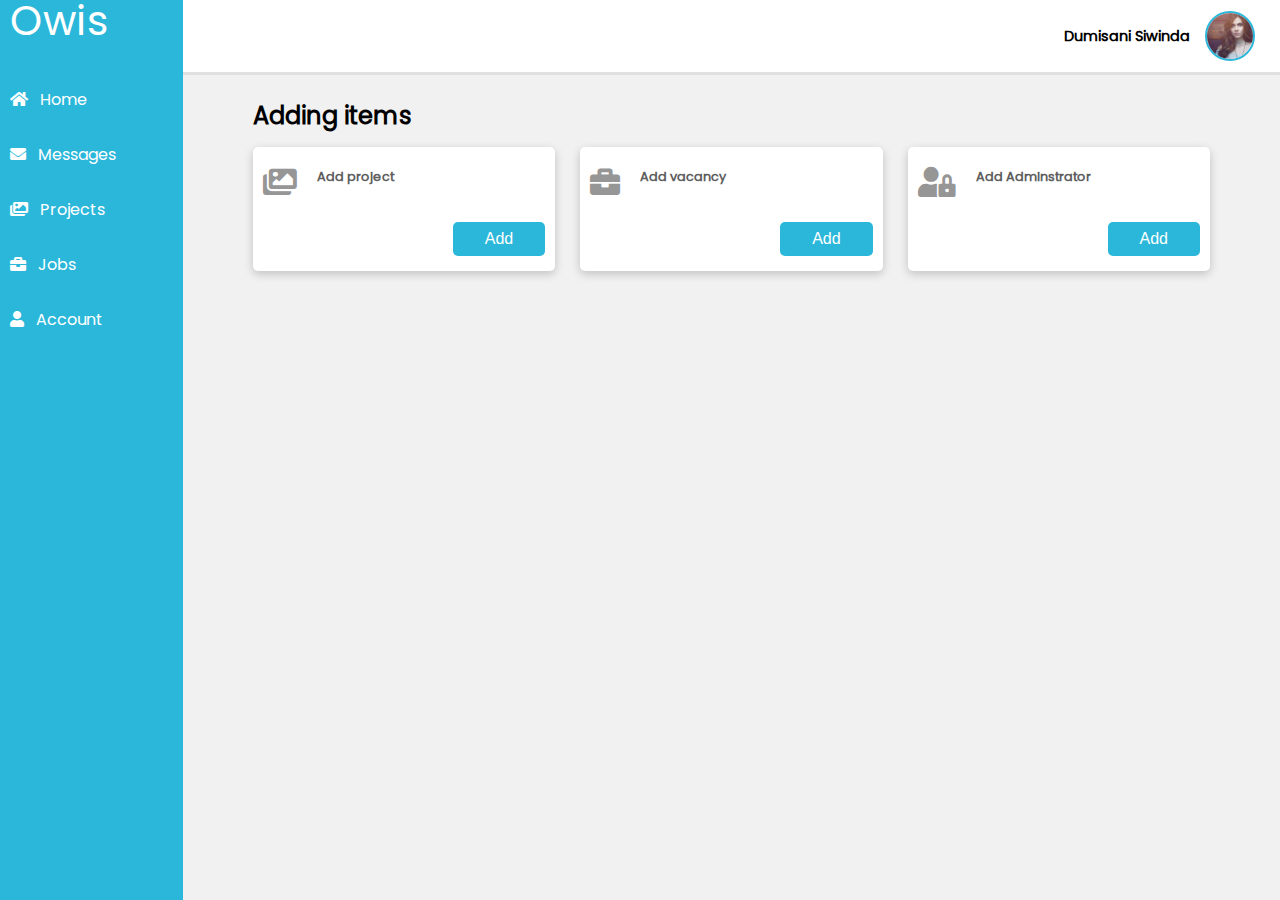
<file: adminstrator/home.html>
<!DOCTYPE html>
<html lang="en">
<head>
    <meta charset="UTF-8">
    <meta http-equiv="X-UA-Compatible" content="IE=edge">
    <meta name="viewport" content="width=device-width, initial-scale=1.0">
    <link rel="stylesheet" href="./style.css">
    <link rel="stylesheet" href="../utilities.css">
    <link rel="stylesheet" href="../assets/fonts/fontawesome-free-5.13.0-web/fontawesome-free-5.13.0-web/css/all.css">
    <title>Oiws Limited</title>
</head>
<body>

    <div class="admin-grid-items-aligned">
        <nav class="admin-navigation-side">
            <div class="admin-logo">
                <h2>Owis</h2>
            </div>
            <div class="navigation-lists">
                <ul>
                    <li>
                        <a href="#">
                            <i class="admin-icon fas fa-home"></i>
                            Home
                        </a>
                    </li>
                    <li>
                        <a href="./messages.html">
                            <i class="admin-icon fas fa-envelope"></i>
                            Messages
                        </a>
                    </li>
                    <li>
                        <a href="./admin_projects.html">
                            <i class="admin-icon fas fa-images"></i>
                            Projects
                        </a>
                    </li>
                    <li>
                        <a href="./jobs.html">
                            <i class="admin-icon fas fa-briefcase"></i>
                            Jobs
                        </a>
                    </li>
                    <li>
                        <a href="#">
                            <i class="admin-icon fas fa-user"></i>
                            Account
                        </a>
                    </li>
                </ul>
            </div>
            <!-- <div class="logout-admin">
                <ul>
                    <li>
                        <a href="#">
                            <i class="admin-icon fas fa-home"></i>
                            Logout
                        </a>
                    </li>
                </ul>
            </div> -->
        </nav>
    
        <div class="top-nav-admin-site">
            <div class="main-admin-area-right">
                <div class="top-admin-part-flex-end">
                    <div class="user-logged-in">
                        <p>Dumisani Siwinda</p>
                        <img src="../assets/images/team2.jpg" alt="user-logged-in">
                    </div>
                </div>
            </div>

            <div class="admin-main-bottom-part">
                <h2 class="admin-headers-top">Adding items</h2>
                <div class="adding-items-container">
                    <div class="adding-project">
                        <div class="top-part-adding">
                            <i class="tab-icons fas fa-images"></i>
                            <p>Add project</p>
                        </div>
                        <div class="button-flex-end">
                            <button type="button" class="adding-btns add-project-btn">Add</i></button>
                        </div>
                    </div>

                    <div class="adding-vacancy">
                        <div class="top-part-adding">
                            <i class="tab-icons fas fa-briefcase"></i>
                            <p>Add vacancy</p>
                        </div>
                        <div class="button-flex-end">
                            <button type="button" class="adding-btns add-vacancy">Add</i></button>
                        </div>
                    </div>

                    <div class="adding-more">
                        <div class="top-part-adding">
                            <i class="tab-icons fas fa-user-lock"></i>
                            <p>Add Adminstrator</p>
                        </div>
                        <div class="button-flex-end">
                            <button type="button" class="adding-btns">Add</i></button>
                        </div>
                    </div>
                </div>

                <!-- all modals -->

                <!-- project-adding-modal -->
                <div class="project-modal-overlay">
                    <div class="project-modal">
                        <button type="button" class="project-close"><i class="fas fa-times"></i></button>

                        <form action="" class="adding-proj">
                            <h3>Add a project</h3>

                            <h4>Project title</h4>
                            <input type="text" class="input-project" placeholder="project title">

                            <h4>Year</h4>
                            <input type="date" class="input-project">

                            <h4>Location</h4>
                            <input type="text" class="input-project" placeholder="project title">

                            <h4>Client</h4>
                            <input type="text" class="input-project" placeholder="project title">

                            <h4>Project title</h4>
                            <input type="file" class="input-project img-input" placeholder="project title">

                            <h4>Description</h4>
                            <textarea name="" id="" class="proj-textarea" placeholder="Description"></textarea>

                            <input type="submit" class="btn" value="Add Project">
                        </form>
                    </div>
                </div>

                <div class="add-vacancy-modal-overlay">
                    <div class="vacancy-modal">
                        <button type="button" class="vacancy-close"><i class="fas fa-times"></i></button>

                        <form action="" class="add-vacancy">
                            <h3>Add a vacancy</h3>

                            <div class="vacancy-input-text">
                                <div class="p-title">
                                    <h4>Post title</h4>
                                    <input type="text" class="input-vacancy" placeholder="Post Title">
                                </div>
                                <div class="p-contract">
                                    <h4>Contract type</h4>
                                    <input type="text" class="input-vacancy" placeholder="Contract Type">
                                </div>
                                <div class="p-location">
                                    <h4>Location</h4>
                                    <input type="text" class="input-vacancy" placeholder="Location">
                                </div>
                            </div>
                            <h4>Description</h4>
                            <textarea name="" id="" class="vacancy-textarea" placeholder="Description"></textarea>
                            <h4>Area of Responsibility</h4>
                            <div class="responsibility-boxes">
                                <textarea name="" id="" placeholder="Responsibilities comma separated or any other"></textarea>
                            </div>
                            <h4>Qualifications</h4>
                            <div class="qualification-boxes">
                                <textarea name="" id="" placeholder="Qualifications comma separated or other"></textarea>
                            </div>
                        </form>
                    </div>
                </div>

            </div>
        </div>
    </div>
    
    <script src="./AdminJS/home.js"></script>
    
</body>
</html>
</file>
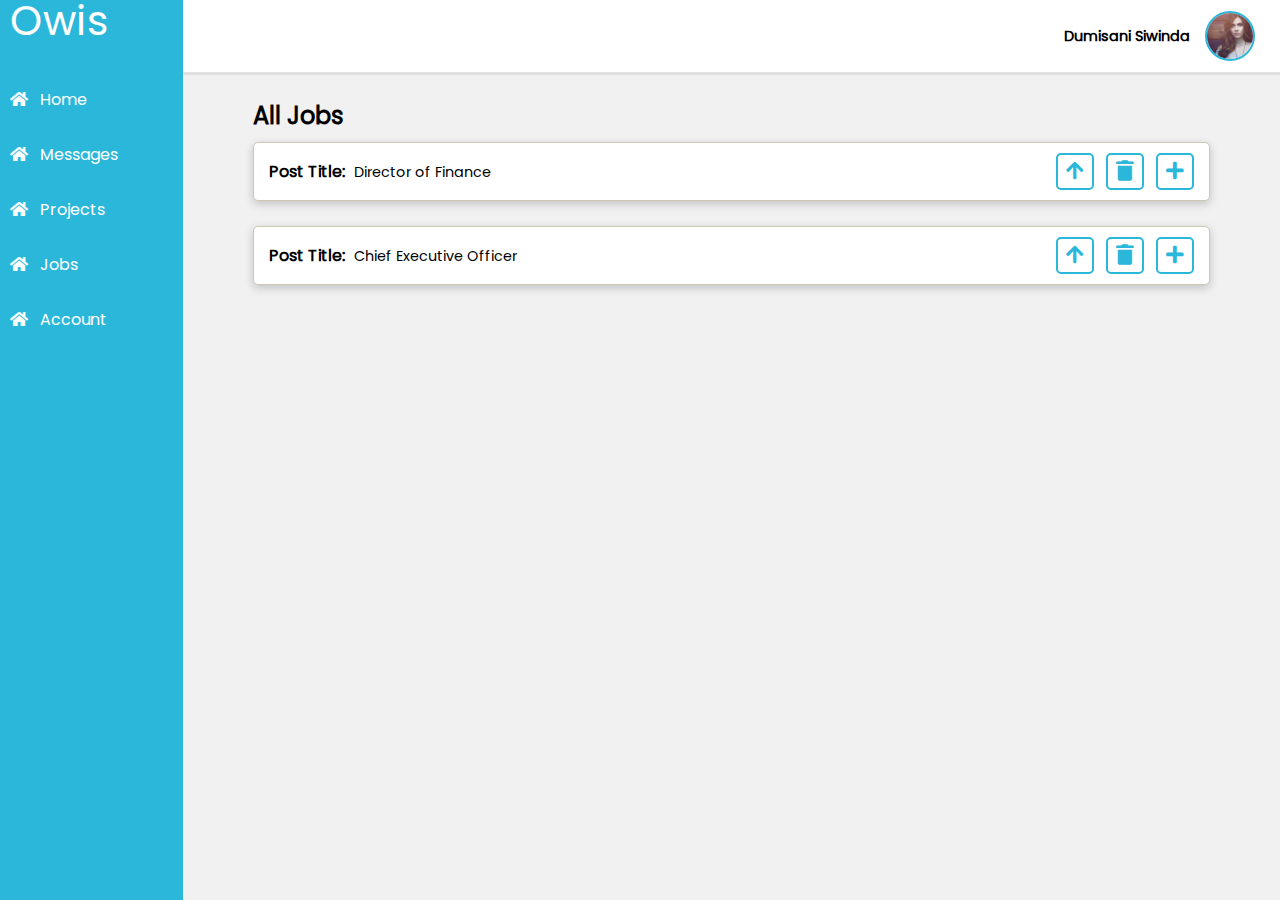
<file: adminstrator/jobs.html>
<!DOCTYPE html>
<html lang="en">
<head>
    <meta charset="UTF-8">
    <meta http-equiv="X-UA-Compatible" content="IE=edge">
    <meta name="viewport" content="width=device-width, initial-scale=1.0">
    <link rel="stylesheet" href="./style.css">
    <link rel="stylesheet" href="../utilities.css">
    <link rel="stylesheet" href="../assets/fonts/fontawesome-free-5.13.0-web/fontawesome-free-5.13.0-web/css/all.css">
    <title>Oiws Limited</title>
</head>
<body>

    <div class="admin-grid-items-aligned">
        <nav class="admin-navigation-side">
            <div class="admin-logo">
                <h2>Owis</h2>
            </div>
            <div class="navigation-lists">
                <ul>
                    <li>
                        <a href="./home.html">
                            <i class="admin-icon fas fa-home"></i>
                            Home
                        </a>
                    </li>
                    <li>
                        <a href="./messages.html">
                            <i class="admin-icon fas fa-home"></i>
                            Messages
                        </a>
                    </li>
                    <li>
                        <a href="./admin_projects.html">
                            <i class="admin-icon fas fa-home"></i>
                            Projects
                        </a>
                    </li>
                    <li>
                        <a href="./jobs.html">
                            <i class="admin-icon fas fa-home"></i>
                            Jobs
                        </a>
                    </li>
                    <li>
                        <a href="#">
                            <i class="admin-icon fas fa-home"></i>
                            Account
                        </a>
                    </li>
                </ul>
            </div>
            <!-- <div class="logout-admin">
                <ul>
                    <li>
                        <a href="#">
                            <i class="admin-icon fas fa-home"></i>
                            Logout
                        </a>
                    </li>
                </ul>
            </div> -->
        </nav>
    
        <div class="top-nav-admin-site">
            <div class="main-admin-area-right">
                <div class="top-admin-part-flex-end">
                    <div class="user-logged-in">
                        <p>Dumisani Siwinda</p>
                        <img src="../assets/images/team2.jpg" alt="user-logged-in">
                    </div>
                </div>
            </div>

            <div class="admin-main-bottom-part">
                <h2 class="admin-headers-top">All Jobs</h2>
                
                <div class="adimn-presented-jobs-containter">

                    <div class="job-pressented-user">
                        <div class="header-jobs-admin">
                            <p><span class="highlight">Post Title: </span> Director of Finance</p>
                            <div class="job-actions">
                                <button class="jobs-btn update"><i class="fas fa-arrow-up"></i></button>
                                <button class="jobs-btn delete"><i class="fas fa-trash"></i></button>
                                <button class="jobs-btn expand"><i class="fas fa-plus"></i></button>
                            </div>
                        </div>

                        <div class="qualification-bottom">

                            <p><span class="highlight">Contract Type: </span> Permanent</p>
                            <p><span class="highlight">Location: </span> Lilongwe</p>

                            <div class="description">
                                <p><span class="highlight">Description:</span></p>
                                <p>Lorem ipsum, dolor sit amet consectetur adipisicing elit. Architecto aut, dicta, quae harum eos doloribus facere accusantium illum similique, nihil beatae quidem suscipit. Cupiditate ipsa hic fugit nihil reiciendis architecto error id? Ad molestias ab quaerat impedit, laboriosam harum facere.</p>
                            </div>
                            
                            <div class="job-responsibilities">
                                <p><span class="highlight">Main Areas of Responsibility:</span></p>
                                <ul>
                                    <li>Lorem ipsum dolor sit amet consectetur adipisicing elit. Cumque, minima.</li>
                                    <li>Lorem ipsum dolor sit amet consectetur adipisicing elit. Cumque, minima.</li>
                                    <li>Lorem ipsum dolor sit amet consectetur adipisicing elit. Cumque, minima.</li>
                                    <li>Lorem ipsum dolor sit amet consectetur adipisicing elit. Cumque, minima.</li>
                                    <li>Lorem ipsum dolor sit amet consectetur adipisicing elit. Cumque, minima.</li>
                                    <li>Lorem ipsum dolor sit amet consectetur adipisicing elit. Cumque, minima.</li>
                                    <li>Lorem ipsum dolor sit amet consectetur adipisicing elit. Cumque, minima.</li>
                                    <li>Lorem ipsum dolor sit amet consectetur adipisicing elit. Cumque, minima.</li>
                                </ul>
                            </div>
        
                            <div class="qualifications">
                                <p><span class="highlight">Qualifications:</span></p>
        
                                <ul>
                                    <li>Lorem ipsum dolor sit amet.</li>
                                    <li>Lorem ipsum dolor sit amet.</li>
                                    <li>Lorem ipsum dolor sit amet.</li>
                                    <li>Lorem ipsum dolor sit amet.</li>
                                    <li>Lorem ipsum dolor sit amet.</li>
                                </ul>
                            </div>
                        </div>
                    </div>

                    <div class="job-pressented-user">
                        <div class="header-jobs-admin">
                            <p><span class="highlight">Post Title: </span> Chief Executive Officer</p>
                            <div class="job-actions">
                                <button class="jobs-btn update"><i class="fas fa-arrow-up"></i></button>
                                <button class="jobs-btn delete"><i class="fas fa-trash"></i></button>
                                <button class="jobs-btn expand"><i class="fas fa-plus"></i></button>
                            </div>
                        </div>

                        <div class="qualification-bottom">

                            <p><span class="highlight">Contract Type: </span> Permanent</p>
                            <p><span class="highlight">Location: </span> Lilongwe</p>

                            <div class="description">
                                <p><span class="highlight">Description:</span></p>
                                <p>Lorem ipsum, dolor sit amet consectetur adipisicing elit. Architecto aut, dicta, quae harum eos doloribus facere accusantium illum similique, nihil beatae quidem suscipit. Cupiditate ipsa hic fugit nihil reiciendis architecto error id? Ad molestias ab quaerat impedit, laboriosam harum facere.</p>
                            </div>
                            
                            <div class="job-responsibilities">
                                <p><span class="highlight">Main Areas of Responsibility:</span></p>
                                <ul>
                                    <li>Lorem ipsum dolor sit amet consectetur adipisicing elit. Cumque, minima.</li>
                                    <li>Lorem ipsum dolor sit amet consectetur adipisicing elit. Cumque, minima.</li>
                                    <li>Lorem ipsum dolor sit amet consectetur adipisicing elit. Cumque, minima.</li>
                                    <li>Lorem ipsum dolor sit amet consectetur adipisicing elit. Cumque, minima.</li>
                                    <li>Lorem ipsum dolor sit amet consectetur adipisicing elit. Cumque, minima.</li>
                                    <li>Lorem ipsum dolor sit amet consectetur adipisicing elit. Cumque, minima.</li>
                                    <li>Lorem ipsum dolor sit amet consectetur adipisicing elit. Cumque, minima.</li>
                                    <li>Lorem ipsum dolor sit amet consectetur adipisicing elit. Cumque, minima.</li>
                                </ul>
                            </div>
        
                            <div class="qualifications">
                                <p><span class="highlight">Qualifications:</span></p>
        
                                <ul>
                                    <li>Lorem ipsum dolor sit amet.</li>
                                    <li>Lorem ipsum dolor sit amet.</li>
                                    <li>Lorem ipsum dolor sit amet.</li>
                                    <li>Lorem ipsum dolor sit amet.</li>
                                    <li>Lorem ipsum dolor sit amet.</li>
                                </ul>
                            </div>
                        </div>
                    </div>
                </div>
            </div>
        </div>
    </div>
    
    <script src="./AdminJS/jobs.js"></script>
</body>
</html>
</file>
<file: style.css>
.noscroll {
    overflow: hidden;
}

.header {
    background-color: var(--primary-color);
    height: 60px;
    width: 100%;
    position: relative;
}

nav {
    position: relative;
    background-color: var(--primary-color);
}

.weblink {
    font-size: 2rem;
    font-weight: 800;
}

.burger-menu {
    display: none;
}

.burger-menu span {
    display: block;
    width: 26px;
    height: 2px;
    margin: 3px 0;
    background-color: var(--text-color);
    border-radius: 10px;
    transition: all 300ms ease-in-out;
    transform-origin: 6px 1px;
}

.top-nav {
    justify-content: space-between;
}

.links li {
    margin: 0 10px;
}

.links li a {
    font-weight: 400;
    font-size: 0.9rem;
    color: #fafafa;
}

.links li a:hover {
    color: var(--text-color);
}

.overlay {
    position: fixed;
    visibility: hidden;
    top: 0;
    top: 3.75rem;
    left: 0;
    right: 0;
    bottom: 0;
    background-image: linear-gradient(#0a6880, transparent);
    transition: all 300ms ease-in-out;
}

/* hambuger menu */
.open span:first-child{
    transform: rotate(45deg);
}

.open span:nth-child(2){
    opacity: 0;
}

.open span:last-child{
    transform: rotate(-45deg);
}

/* burger-menu */

.header-buger-menu {
    visibility: hidden;
}

.header-buger-menu a {
    display: block;
    padding: 0.625rem;
    text-align: center;
}

.header-buger-menu {
    position: absolute;
    display: block;
    width: calc(100% - 3rem);
    background: #fff;
    left: 50%;
    transform: translateX(-50%);
    margin-top: 1.625rem;
    padding: 1.625rem;
    border-radius: 5px;
    transition: all 300ms ease-in-out;
}

/* tablets */
@media screen and (max-width: 650px) {
    
}

@media screen and (max-width: 800px){
    .burger-menu {
        display: block;
    }

    .links {
        display: flex;
        flex-direction: column;
    }

    .top-menu {
        display: none;
    }

    /* overlay add in */
    .add-overlay {
        visibility: visible;
    }

    .open-menu {
        visibility: visible;
        z-index: 100;
    }
}

/* small devices  */
@media screen and (max-width: 960px) {
    
}

/* bannner */
.banner {
    width: 100%;
    height: calc(100vh - 13.75rem);
    position: relative;
}

.banner img {
    object-fit: cover;
    position: absolute;
    top: 0;
    left: 0;
    right: 0;
    bottom: 0;
    z-index: -1;
}

.banner-content {
    z-index: 1;
    color: #fff;
    position: absolute;
    top: 50%;
    transform: translateY(-50%);
    padding-right: 1.25rem;
    padding-right: 1.25rem;
    transition: all 300ms ease-in-out;
}

.banner-content-close {
    z-index: -1;
}

.banner-content h1 {
    font-size: 2.2rem;
    margin: 1.5rem 0;
    line-height: 3rem;
    margin-bottom: 0.8rem;
}

.banner-content p {
    font-size: 1rem;
    margin-bottom: 3rem;
}

.btn {
    background: var(--primary-color);
    outline: none;
    border: none;
    padding: 0.7rem 4.5rem;
    border-radius: 20px;
    color: #fff;
    font-size: 1rem;
    cursor: pointer;
}

@media screen and (max-width: 800px){
    .banner-content p {
        margin-bottom: 2rem;
    }
}

/* services page */
.services-words {
    font-size: 1rem;
    font-weight: 700;
    text-align: center;
}

.all-services-available {
    display: flex;
    justify-content: center;
    align-items: center;
    flex-direction: column;
}

.service-container {
    display: grid;
    grid-template-columns: repeat(3, 1fr);
    gap: 20px;
    margin-top: 40px;
}

.service {
    width: 100%;
    position: relative;
    padding: 10px;
}

.font-awesome-icon {
    font-size: 32px;
    color: var(--primary-color);
}

.service-text h3 {
    font-size: 20px;
    line-height: 32px;
    letter-spacing: -.25px;
    font-weight: 800;
}

.service-information p {
    font-size: 1rem;
}

@media screen and (max-width: 800px){
    .service-container {
        grid-template-columns: repeat(1, 1fr);
        gap: 0;
    }

    .service-container:first-child {
        margin-top: 20px;
    }
}

/* number projects */

.project-count {
    display: flex;
    justify-content: space-between;
    margin: 100px 0;
}

.finished-projects {
    width: 50%;
    text-align: center;
}

.number-count {
    color: var(--primary-color);
    font-size: 4.5rem;
    font-weight: 900;
    margin-bottom: 40px;
}

.finished-projects p {
    font-size: 0.9rem;
    font-weight: 700;
    line-height: 2rem;
}

@media screen and (max-width: 600px){
    .project-count {
        display: flex;
        flex-direction: column;
        margin: 50px 0;
    }

    .finished-projects {
        width: 100%;
        text-align: center;
    }

    .finished-projects:first-child {
        margin-bottom: 30px;
    }
}

/* .service-overlay {
    position: absolute;
    top: 0;
    left: 0;
    width: 100%;
    height: 100%;
    background: linear-gradient(156.82deg,rgba(0,0,0,0.6) 4.58%,rgba(0,0,0,0) 69.61%),
    linear-gradient(24.5deg, rgba(0,0,0,0.2) 4.71%, rgba(0,0,0,0) 71.49%);
} */



/* meet the team page  */
.heading-pages {
    text-align: center;
    text-transform: uppercase;
    font-weight: 700;
}

.underline {
    height: 0.150rem;
    width: 100px;
    background: var(--primary-color);
    border-radius: 10px;
    margin: 1.2rem auto;
}

.the-team-container {
    margin-top: 3rem;
    display: flex;
    justify-content: space-between;
    align-items: center;
    text-align: center;
    flex-wrap: wrap;
}

.team-member {
    width: calc(25% - 20px);
    border: 1px solid #ccc8b1;
    border-radius: 3px;
    overflow: hidden;
    background-color: #f1f1f1;
}

.team-member img {
    width: 70%;
    border-radius: 50%;
    margin: 10px auto;
    border: 4px solid var(--primary-color);
}

.team-member-details {
    border-top: 1px solid #ccc8b1;
    padding: 13px;
}

.member-name {
    font-size: 1rem;
    font-weight: 600;
    margin: 0.2rem;
}

.member-position {
    font-size: 1.1rem;
    font-weight: 500;
    margin: 0.4rem 0;
}

.member-social {
    padding-top: 0.9rem;
}

.member-social a {
    margin: 0 0.5rem;
    font-size: 1.2rem;
    cursor: pointer;
    color: var(--primary-color);
}

@media screen and (max-width:834px) {

    .the-team-container {
        width: 80%;
        margin: 0 auto;
    }

    .member-social a {
        margin: 0 0.3rem;
    }

    .team-member {
        width: calc(45% - 5px);
        margin: 15px;
        box-sizing: border-box;
    }

    .team-member img {
        width: 50%;
    }
}

@media screen and (max-width:660px){
    .the-team-container {
        width: 90%;
        margin: 0 auto;
    }

    .team-member {
        width: calc(43% - 5px);
    }
}

@media screen and (max-width: 600px){
    .team-member {
        width: 100%;
    }

    .the-team-container {
        width: 100%;
        margin: 0 auto;
    }

    .team-member img {
        width: 50%;
        margin: 6px auto;
    }

    .team-member-details {
        border-top: 1px solid #ccc8b1;
        padding: 8px;
    }
}

@media screen and (max-width: 650px) {

}


/* get in touch page */

.the-contact-us {
    display: flex;
    flex-wrap: wrap;
    justify-content: space-between;
    border: 2px solid var(--primary-color);
    border-radius: 5px;
    padding: 20px;
    margin-top: 3rem;
}

.contact-details, .contact-us-form {
    width: calc(50% - 20px);
}

.contact-info {
    display: flex;
    padding-bottom: 20px;
}

.contact-info:last-child {
    padding-bottom: 0px;
}

.contact-info i {
    color: var(--primary-color);
    margin-right: 1.4rem;
    font-size: 1.3rem;
    margin-top: 0.2rem;
}

.contact-head {
    font-size: 1rem;
    font-weight: 600;
    margin-bottom: 0.5rem;
}

.minor-contact {
    font-size: 1rem;
    line-height: 1.5rem;
}

.txt-input {
    width: 100%;
    margin-bottom: 15px;
    padding: 8px;
    border-radius: 5px;
    outline: none;
    border: 1px solid var(--primary-color);
    background-color: #fff;
    font-size: 0.9rem;
}

.contact-form textarea {
    border: 1px solid var(--primary-color);
    background-color: #fff;
    outline: none;
    border-radius: 5px;
    padding: 8px;
    width: 100%;
    resize: none;
    font-size: 0.9rem;
    height: 60px;
    margin-bottom: 15px;
}

.send {
    background: var(--primary-color);
    outline: none;
    border: none;
    display: inline-block;
    border-radius: 5px;
    color: #fff;
    font-size: 1rem;
    padding: 8px 20px;
    cursor: pointer;
}

.mail {
    text-decoration: underline;
    color: var(--primary-color);
}

@media screen and (max-width:834px){
    .the-contact-us {        
        width: 80%;
        margin: 0 auto;
    } 

    .contact-details, .contact-us-form {
        width: 100%;
    }

    .contact-info {
        width: 100%;
    }

    .details-details {
        width: 100%;
    }

    .contact-details {
        width: 100%;
        margin-bottom: 2rem;
    }

}

@media screen and (max-width: 660px){
    .the-contact-us {
        width: 85%;
        margin: 0 auto;
    }
}

@media screen and (max-width: 600px) {

    .the-contact-us {
        width: 100%;
    }
    
}

/* footer */
.bottom-footer {
    color: #fff;
    background-color: var(--text-color);
    padding-top: 40px;
    padding-bottom: 35px;
}

.bottom-footer .container {
    display: flex;
    justify-content: space-between;
    flex-wrap: wrap;
}

.line-footer {
    height: 2px;
    background: var(--primary-color);
    margin-bottom: 13px;
}

.footer-heads {
    font-size: 1rem;
    font-weight: 500;
}

.extra {
    margin-left: 8px;
}

.footer-text li p {
    font-size: 0.9rem;
    line-height: 1.3rem;
}

.footer-text li i {
    font-size: 1.3rem;
    color: var(--primary-color);
    padding-right: 12px;
    cursor: pointer;
}

.socialz {
    display: flex;
}

@media screen and (max-width: 600px) {

    .bottom-footer .container {
        flex-direction: column;
    }

    .company-name, .contact-details-footer {
        margin-bottom: 2rem;
    }
    
}


/* about us page */

.about-container-text-top {
    /* border-bottom: 1px solid #ccc8b1; */
    border-bottom: 1px solid rgba(0,0,0,.12);
}

.about-text-heading-top {
    font-size: 56px;
    line-height: 60px;
    font-weight: 800;
    padding: 32px 0;
}

.about-color, .jobs-color {
    background-color: #fafafa;
}

.bottom-about-us {
    display: grid;
    grid-template-columns: 4fr 2fr;
    gap: 90px;
}

.abus {
    text-align: left;
    margin-bottom: 20px;
    font-weight: 600;
    font-size: 30px;
    text-transform: none;
}

.owis-story , .owis-mission {
    margin-bottom: 30px;
}

.about-company-info p {
    font-size: 1rem;
    line-height: 1.5rem;
}

.fact-container h2 {
    font-size: 1.8rem;
    font-weight: 600;
    padding-bottom: 5px;
}

.fact-container p {
    font-size: 1rem;
}

.company-facts .abus {
    margin-bottom: 40px;
}

.fact-container {
    margin-bottom: 35px;
    font-weight: 600;
}

@media screen and (max-width: 900px) {
    .bottom-about-us {
        grid-template-columns: 1fr;
        gap: 90px;
    }

    .company-facts {
        display: grid;
        grid-template-columns: repeat(4, 1fr);
        grid-template-rows: repeat(3, 1fr);
    }

    .company-facts .abus {
        grid-column: 1/5;
    }

    .fact1 {
        grid-column: 1/3;
        grid-row: 2/3;
    }

    .fact2 {
        grid-column: 1/5;
        grid-row: 3/4;

    }

}

@media screen and (max-width: 600px) {
    .company-facts .abus {
        grid-column: 1/5;
    }

    .fact1 {
        grid-column: 1/5;
    }

    .fact2 {
        grid-column: 1/5;

    }

    .fact3 {
        grid-column: 1/5;
    }

    .company-facts .abus {
        margin-bottom: 10px;
    }

    .fact-container {
        margin-bottom: 10px;
    }
}

/* jobs page */

.job-pressented-user {
    background: #fff;
    padding: 10px 15px;
    border-radius: 5px;
    border: 1px solid #ccc8b1;
    box-shadow: 0px 3px 10px rgba(0,0,0,0.2);
    margin-bottom: 25px;
}

.job-pressented-user:last-child {
    margin-bottom: 10px;
}

.jobs-color p{
    font-size: 0.9rem;
}

.highlight {
    font-weight: 600;
    font-size: 1rem;
    margin-right: 5px;
}

.open-jobs {
    outline: none;
    background: none;
    border: none;
    border: none;
    font-size: 1rem;
    cursor: pointer;
    display: inline-block;
    margin: 10px 0;
}

.open-jobs:hover{
    color: var(--primary-color);
}

.more-about-job {
    margin-left: 10px;
}

.description, .job-responsibilities {
    margin: 25px 0;
}

.job-responsibilities ul li, .qualifications ul li {
    list-style-type:disc;
    list-style-position: inside;
    margin-bottom: 10px;
    font-size: 00.9rem;
}

.qualification-bottom {
    display: none;
}

.view-alot .qualification-bottom {
    display: block;
}

.view-alot .job-title .btn-read-more .open-jobs {
    display: none;
}

.view-alot .job-title .btn-read-more .close-jobs {
    display: none;
}


/* projects page  */
.proj-nav {
    display: flex;
}

.proj-nav li {
    padding: 10px 8px 10px 8px;
    margin-right: 5px;
}

.proj-nav li:hover {
    border-bottom: 2px solid var(--primary-color);
}

.proj-nav .active{
    border-bottom: 2px solid var(--primary-color);
}

.finished-projects-done-user {
    display: flex;
    align-items: center;
    flex-wrap: wrap;
}

.project-listed {
    width: 31.9%;
    overflow: hidden;
    border-radius: 3px;
    background-color: #fff;
    box-shadow: 0px 3px 10px rgba(0,0,0,0.2);
    margin:0 7px 30px;
}

.top-deatails-project {
    padding: 10px 12px;
}

.project-title {
    font-size: 1rem;
    font-weight: 600;
}

.project-year {
    font-size: 0.8rem;
}

.read-more {
    background: none;
    outline: none;
    border: none;
    display: inline-block;
    border-radius: 5px;
    color: #000;
    padding: 8px 10px 8px 0;
    cursor: pointer;
    font-weight: 600;
}

.btn-arrow {
    padding-left: 10px;
}

.bottom-extra-project-details {
    position: fixed;
    top: 0;
    left: 0;
    right: 0;
    bottom: 0;
    background-image: linear-gradient(#0a6880, transparent);
    transition: all 300ms ease-in-out;
    display: none;
}

.show-project-details .bottom-extra-project-details {
    display: block;
}

.read-more-container {
    background: #fff;
    width: 50%;
    margin: 0 auto;
    margin-top: 50px;
    border-radius: 5px;
    overflow: hidden;
}

.slides-contaier {
    width: 100%;
    height: 50vh;
    overflow: hidden;
    position: relative;
}

.slide-slide {
    width: 100%;
    height: 100%;
    position: absolute;
    transition: all 0.5s ease-in-out;
}

.slide-slide img {
    width: 100%;
    height: 100%;
    object-fit: cover;
}

.extra-proj-details {
    padding: 8px 10px;
    font-size: 1rem;
}

.project-closing {
    position: absolute;
    top: 20px;
    left: 75%;
    font-size: 25px;
    color: #fff;
    background: none;
    border: none;
    outline: none;
    cursor: pointer;
    scale: 1.4;
}

.images-sliding {
    width: 100%;
    position: relative;
}

.next-prev {
    background: none;
    outline: none;
    border: none;
    position: absolute;
    top: 50%;
    font-size: 35px;
    cursor: pointer;
    color: #fff;
}

.previous-project {
    left: 10px;   
}

.next-project {
    right: 10px;
}

.unfinished {
    display: none;
}

.finished-remove {
    display: none;
}

.unfinished-show {
    display: flex;
}

@media screen and (max-width:1022px) {
    .project-listed {
        width: 31.9%;
        margin:0 5px 30px;
    }
}

@media screen and (max-width: 834px){
    .finished-projects-done-user {
        width: 80%;
        margin: 0 auto;
    }

    .project-listed {
        width: calc(45% - 5px);
        margin: 15px;
    }

    .read-more-container {
        width: 80%;
    }

    .project-closing {
        top: 20px;
        left: 90%;
    }
}

@media screen and (max-width:660px){
    .finished-projects-done-user {
        width: 100%;
        margin: 0 auto;
    }

    .project-listed {
        width: calc(43% - 5px);
        margin: 15px;
    }
}

@media screen and (max-width: 600px){

    .project-listed {
        width: 100%;
        margin: 0 0 15px;
    }

    .project-listed img {
        width: 100%;
        height: 200px;
    }

    .read-more-container {
        width: 95%;
    }

    .project-closing {
        top: 20px;
        left: 92%;
    }

    .images-sliding {
        width: 100%;
        height: 200px;
    }

    .slides-contaier {
        width: 100%;
        height: 90vh;
        overflow: hidden;
        position: relative;
    }
}
</file>
<file: utilities.css>
:root {
    --primary-color: #2bb7da;
    --text-color: #333;
}

* {
    margin: 0;
    padding: 0;
    box-sizing: border-box;
}

/* font */
@font-face {
    font-family: Poppins-Regular;
    src: url(./assets/fonts/Poppins/Poppins-Regular.ttf);
}

/* links */
ul {
    list-style-type: none;
}

a {
    text-decoration: none;
    color: var(--text-color);
}

body {
    font-family: Poppins-Regular;
}

img {
    width: 100%;
    height: 100%;
    object-fit: cover;
}

/* text */

h1,h2,h3 {
    line-height: 0.1rem;
    font-weight: 300;
    margin: 10px 0;
}

p {
    margin: 1px 0;
    font-size: 0.1rem;
}

.container {
    max-width: 1100px;
    margin: 0 auto;
    padding: 0 20px;
    overflow: auto;
    height: 100%;
}

.flex {
    display: flex;
    justify-items: center;
    align-items: center;
    flex-wrap: wrap;
    height: 100%;
}

/* text align */

.text-center {
    text-align: center;
}

/* margin top and bottom */

.my-1 {
    margin: 1rem 0;
}

.my-2 {
    margin: 1.5rem 0;
}

.my-3 {
    margin: 2rem 0;
}

.my-4 {
    margin: 3rem 0;
}

.my-5 {
    margin: 5rem 0;
}

/* margin left and right  */

.mx-1 {
    margin: 0 1rem;
}

.mx-2 {
    margin: 0 1.5rem;
}

.mx-3 {
    margin: 0 2rem;
}

.mx-4 {
    margin: 0 3rem;
}

.mx-5 {
    margin: 0 5rem;
}

/* padding left and right  */
.px-1 {
    padding: 0 1rem;
}

.px-2 {
    padding: 0 1.5rem;
}

.px-3 {
    padding: 0 2rem;
}

.px-4 {
    padding: 0 3rem;
}

.px-5 {
    padding: 0 5rem;
}

/* padding top and and bottom  */
.py-1 {
    padding: 1rem 0;
}

.py-2 {
    padding: 1.5rem 0;
}

.py-3 {
    padding: 2rem 0;
}

.py-4 {
    padding: 3rem 0;
}

.py-5 {
    padding: 5rem 0;
}

/* card */

.card {
    background-color: #fff;
    color: #333;
    border-radius: 5px;
    box-shadow: 0 3px 10px rgba(0, 0, 0, 0.2);
    padding: 20px;
}

/* btn */
</file>
<file: adminstrator/style.css>
/* login page admin */
.noscroll {
    overflow: hidden;
}

.admin-navigation-top {
    background-color: var(--primary-color);
    height: 60px;
    width: 100%;
}

.company-logo {
    display: flex;
    align-items: center;
    width: 100%;
    height: 100%;
}

.company-logo p {
    font-size: 2rem;
    font-weight: 800;
}

.admin-login-content {
    display: flex;
    justify-content: space-between;
    align-items: center;
    height: 100%;
}

.main-content {
    height: calc(100vh - 60px);
}

.admin-login-img {
    width: 60%;
    margin-right: 80px;
}

.login-inputs-admin {
    width: 40%;
    padding-left: 30px;
    display: flex;
    flex-direction: column;
}

.admin-login h2 {
    font-size: 2rem;
    font-weight: 800;
    margin-bottom: 30px;
}

.heading-login {
    font-weight: 600;
}

.input-txt {
    width: 100%;
    outline: none;
    /* background: #f1f1f1; */
    border: 2px solid var(--primary-color);
    border-radius: 5px;
    padding: 10px 15px;
    margin-bottom: 20px;
    font-size: 1rem;
}

.btn {
    background: var(--primary-color);
    outline: none;
    border: none;
    padding: 0.7rem 3rem;
    border-radius: 5px;
    color: #fff;
    font-size: 1rem;
    cursor: pointer;
}

@media screen and (max-width: 1000px) {
    .admin-login-img {
        width: 50%;
        margin-right: 80px;
    }

    .login-inputs-admin {
        width: 50%;
    }
}

@media screen and (max-width: 950px){
    .admin-login-img {
        display: none;
    }

    .login-inputs-admin {
        width: 80%;
        padding-left: 0px;
        margin: 0 auto;
    }

    .btn {
        width: 100%;
        margin-top: 10px;
    }
}

@media screen and (max-width: 600px){
    .login-inputs-admin {
        width: 100%;
        padding-left: 0px;
        margin: 0 auto;
    }

    .admin-login h2 {
        font-size: 1.8rem;
    }
}

/* home-page */
.admin-grid-items-aligned {
    display: grid;
    grid-template-columns: 1fr 6fr;
    width: 100%;
    height: 100vh;
}

.admin-navigation-side {
    height: 100% !important;
    background-color: var(--primary-color);
    padding: 10px;
    color: #fff;
    display: flex;
    flex-direction: column;
}

.top-nav-admin-site {
    height: 100vh !important;
}

.admin-logo {
    font-size: 1.7rem;
    font-weight: 800;
    margin-bottom: 40px;
}

.navigation-lists ul li {
    padding: 15px 0;
}

.navigation-lists ul li a {
    font-weight: 500;
    color: #fff;
    font-size: 1rem;
}

.admin-icon {
    padding-right: 8px;
}

.main-admin-area-right {
    height: 75px;
    border-bottom: 3px solid rgba(0,0,0,.12);
    display: flex;
    align-items: center;
    justify-content: flex-end;
    padding: 0 25px;
}

.user-logged-in {
    display: flex;
    align-items: center;
}

.user-logged-in img {
    width: 50px;
    border-radius: 50%;
    border: 2px solid var(--primary-color);
}

.user-logged-in p {
    font-size: 0.9rem;
    margin-right: 15px;
    font-weight: 600;
}

.admin-main-bottom-part {
    padding: 30px 70px;
    background-color: #f1f1f1;
    height: calc(100% - 75px);
    overflow-y: auto;
}

.admin-headers-top {
    font-weight: 800;
}

.adding-items-container {
    display: grid;
    grid-template-columns: 1fr 1fr 1fr;
    gap: 25px;
}

.adding-project, .adding-vacancy, .adding-more {
    background-color: #fff;
    border-radius: 5px;
    width: 100%;
    box-shadow: 0px 3px 10px rgba(0,0,0,0.2);
    padding: 5px 10px;
    margin-top: 20px;
}

.top-part-adding {
    display: flex;
    margin-bottom: 25px;
    margin-top: 15px;
}

.top-part-adding p {
    font-size: 0.8rem;
    font-weight: 700;
    color: #5e5e5e;
}

.tab-icons {
    font-size: 30px;
    color: #969696;
    padding-right: 20px;
}

.button-flex-end {
    display: flex;
    justify-content: flex-end;
    margin-bottom: 10px;
}

.adding-btns {
    background: var(--primary-color);
    outline: none;
    border: none;
    padding: 0.5rem 2rem;
    border-radius: 5px;
    color: #fff;
    font-size: 1rem;
    cursor: pointer;
}

.adding-btns i {
    padding-left: 15px;
}

/* projects admin */
/* projects page  */
.proj-nav {
    display: flex;
    margin-bottom: 20px;
}

.proj-nav li {
    padding: 10px 8px 10px 8px;
    margin-right: 5px;
}

.proj-nav li:hover {
    border-bottom: 2px solid var(--primary-color);
}

.proj-nav .active{
    border-bottom: 2px solid var(--primary-color);
}

.finished-projects-done-user {
    display: flex;
    align-items: center;
    flex-wrap: wrap;
}

.project-listed {
    width: 31.0%;
    overflow: hidden;
    border-radius: 3px;
    background-color: #fff;
    box-shadow: 0px 3px 10px rgba(0,0,0,0.2);
    margin:0 7px 30px;
}

.top-deatails-project {
    padding: 10px 12px;
}

.project-title {
    font-size: 1rem;
    font-weight: 600;
}

.project-year {
    font-size: 0.8rem;
}

.read-more {
    background: none;
    outline: none;
    border: none;
    display: inline-block;
    border-radius: 5px;
    color: #000;
    padding: 8px 10px 8px 0;
    cursor: pointer;
    font-weight: 600;
}

.btn-arrow {
    padding-left: 10px;
}

.bottom-extra-project-details {
    position: fixed;
    top: 0;
    left: 0;
    right: 0;
    bottom: 0;
    background-image: linear-gradient(#0a6880, transparent);
    transition: all 300ms ease-in-out;
    display: none;
}

.show-project-details .bottom-extra-project-details {
    display: block;
}

.read-more-container {
    background: #fff;
    width: 50%;
    margin: 0 auto;
    margin-top: 50px;
    border-radius: 5px;
    overflow: hidden;
}

.slides-contaier {
    width: 100%;
    height: 50vh;
    overflow: hidden;
    position: relative;
}

.slide-slide {
    width: 100%;
    height: 100%;
    position: absolute;
    transition: all 0.5s ease-in-out;
}

.slide-slide img {
    width: 100%;
    height: 100%;
    object-fit: cover;
}

.extra-proj-details {
    padding: 8px 10px;
    font-size: 1rem;
}

.project-closing {
    position: absolute;
    top: 20px;
    left: 75%;
    font-size: 25px;
    color: #fff;
    background: none;
    border: none;
    outline: none;
    cursor: pointer;
    scale: 1.4;
}

.images-sliding {
    width: 100%;
    position: relative;
}

.next-prev {
    background: none;
    outline: none;
    border: none;
    position: absolute;
    top: 50%;
    font-size: 35px;
    cursor: pointer;
    color: #fff;
}

.previous-project {
    left: 10px;   
}

.next-project {
    right: 10px;
}

.unfinished {
    display: none;
}

.finished-remove {
    display: none;
}

.unfinished-show {
    display: flex;
}
/* all modals */

/* vacancy modal */
.vacancy-modal {
    width: 95%;
    position: relative;
    background-color: #fff;
    border-radius: 5px;
    padding: 25px;
    margin: 50 auto;
    margin: 10px;
    box-shadow: 0px 3px 10px rgba(0,0,0,0.2);
    overflow-y: auto;
}

.vacancy-close {
    position: absolute;
    top: -2px;
    right: 5px;
    color: var(--primary-color);
    border: none;
    outline: none;
    background: none;
    padding: 10px;
    font-size: 1.5rem;
    cursor: pointer;
}

.vacancy-close:hover {
    font-size: 1.7rem;
}

.add-vacancy h3 {
    font-weight: 700;
    margin-top: 0;
    margin-bottom: 20px;
}

.vacancy-input-text {
    display: flex;
    justify-content: space-between;
}

.p-title, .p-contract, .p-location {
    width: 32%;
}

.input-vacancy {
    width: 100%;
    outline: none;
    border: 2px solid var(--primary-color);
    border-radius: 5px;
    padding: 8px 10px;
    margin-bottom: 5px;
    font-size: 1rem;
}

.vacancy-textarea, .responsibility-boxes textarea, .qualification-boxes textarea {
    resize: none;
    outline: none;
    border: 2px solid var(--primary-color);
    border-radius: 5px;
    padding: 8px 10px;
    font-size: 1rem;
    resize: none;
}

.vacancy-textarea {
    width: 100%;
    height: 80px;
}

.responsibility-boxes textarea, .qualification-boxes textarea {
    width: 100%;
    margin: 10px 0;
    height: 110px;
}


/* project add modal */

.project-modal-overlay, .add-vacancy-modal-overlay{
    position: absolute;
    visibility: hidden;
    top: 0;
    left: 0;
    right: 0;
    background-image: linear-gradient(#0a6880, transparent);
    transition: all 300ms ease-in-out;
    display: flex;
    align-items: center;
    justify-content: center;
    overflow: auto;
}

.add-vacancy-modal-overlay {
    visibility: hidden;
}

.project-modal {
    position: relative;
    background-color: #fff;
    border-radius: 5px;
    width: 500px;
    padding: 25px;
    box-shadow: 0px 3px 10px rgba(0,0,0,0.2);
    overflow: auto;
    margin-top: 10px;
}

.project-close {
    position: absolute;
    top: 5px;
    right: 10px;
    color: var(--primary-color);
    border: none;
    outline: none;
    background: none;
    padding: 10px;
    font-size: 1.5rem;
    cursor: pointer;
}

.project-close:hover {
    font-size: 1.7rem;
}

.adding-proj h3 {
    font-weight: 700;
    margin-top: 0;
    margin-bottom: 20px;
}

.adding-proj h4 {
    font-size: 15px;
    margin-bottom: 3px;
}

.input-project {
    width: 100%;
    outline: none;
    /* background: #f1f1f1; */
    border: 2px solid var(--primary-color);
    border-radius: 5px;
    padding: 8px 10px;
    margin-bottom: 5px;
    font-size: 1rem;
}

.proj-textarea {
    width: 100%;
    outline: none;
    border: 2px solid var(--primary-color);
    border-radius: 5px;
    padding: 8px 10px;
    font-size: 1rem;
    height: 70px;
    resize: none;
}

.open-modal-project {
    visibility: visible;   
}

/* jobs */
.job-pressented-user {
    margin-top: 25px;
    background: #fff;
    padding: 10px 15px;
    border-radius: 5px;
    border: 1px solid #ccc8b1;
    box-shadow: 0px 3px 10px rgba(0,0,0,0.2);
    margin-bottom: 25px;
}

.header-jobs-admin {
    display: flex;
    justify-content: space-between;
    align-items: center;
}

.jobs-btn {
    outline: none;
    border: 2px solid var(--primary-color);
    border-radius: 5px;
    padding: 5px 8px;
    background: none;
    font-size: 20px;
    color: var(--primary-color);
    cursor: pointer;
}

.jobs-btn:nth-child(2) {
    margin: 0 8px;
}

.job-pressented-user:last-child {
    margin-bottom: 10px;
}

.job-pressented-user p{
    font-size: 0.9rem;
}

.highlight {
    font-weight: 600;
    font-size: 1rem;
    margin-right: 5px;
}

.open-jobs {
    outline: none;
    background: none;
    border: none;
    border: none;
    font-size: 1rem;
    cursor: pointer;
    display: inline-block;
    margin: 10px 0;
}

.open-jobs:hover{
    color: var(--primary-color);
}

.more-about-job {
    margin-left: 10px;
}

.description, .job-responsibilities {
    margin: 25px 0;
}

.job-responsibilities ul li, .qualifications ul li {
    list-style-type:disc;
    list-style-position: inside;
    margin-bottom: 10px;
    font-size: 00.9rem;
}

.qualification-bottom {
    display: none;
}
 
.view-alot .qualification-bottom {
    display: block;
}

.view-alot .job-title .btn-read-more .open-jobs {
    display: none;
}

.view-alot .job-title .btn-read-more .close-jobs {
    display: none;
}

/* messages display */
.message-in-box {
    margin-bottom: 15px;
    background: #fff;
    padding: 10px 15px;
    border-radius: 5px;
    border: 1px solid #ccc8b1;
    box-shadow: 0px 3px 10px rgba(0,0,0,0.2);
    cursor: pointer;
}

.message-in-box:first-child {
    margin-top: 25px;
}

.message-header {
    display: flex;
    justify-content: space-between;
}

.message-subject {
    font-weight: 600;
    font-size: 1rem;
    margin-right: 5px;
}

.message-in-box p{
    font-size: 0.9rem;
}

.message-snippet {
    margin-top: 10px;
}

.mess {
    font-weight: 600;
    font-size: 0.9rem;
    margin-right: 10px;
}

.close-job {
    display: none;
}
</file>
